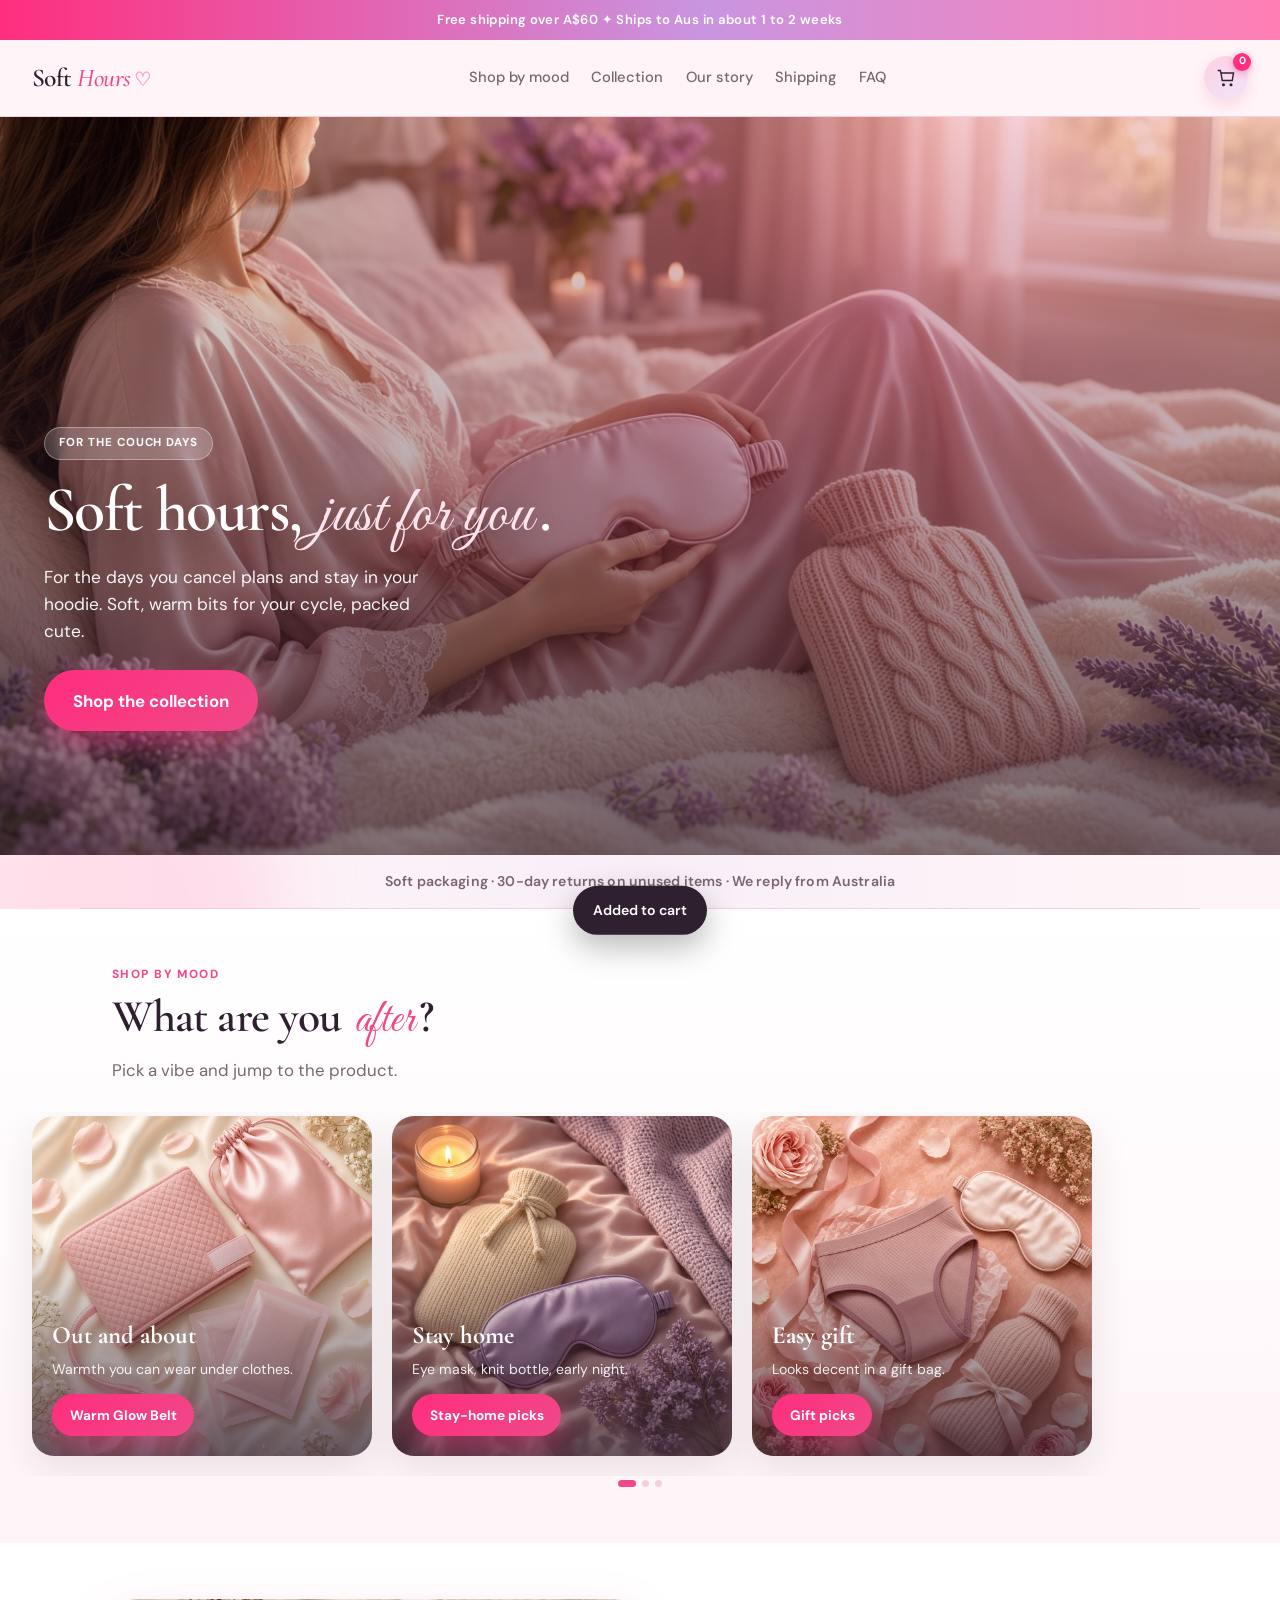
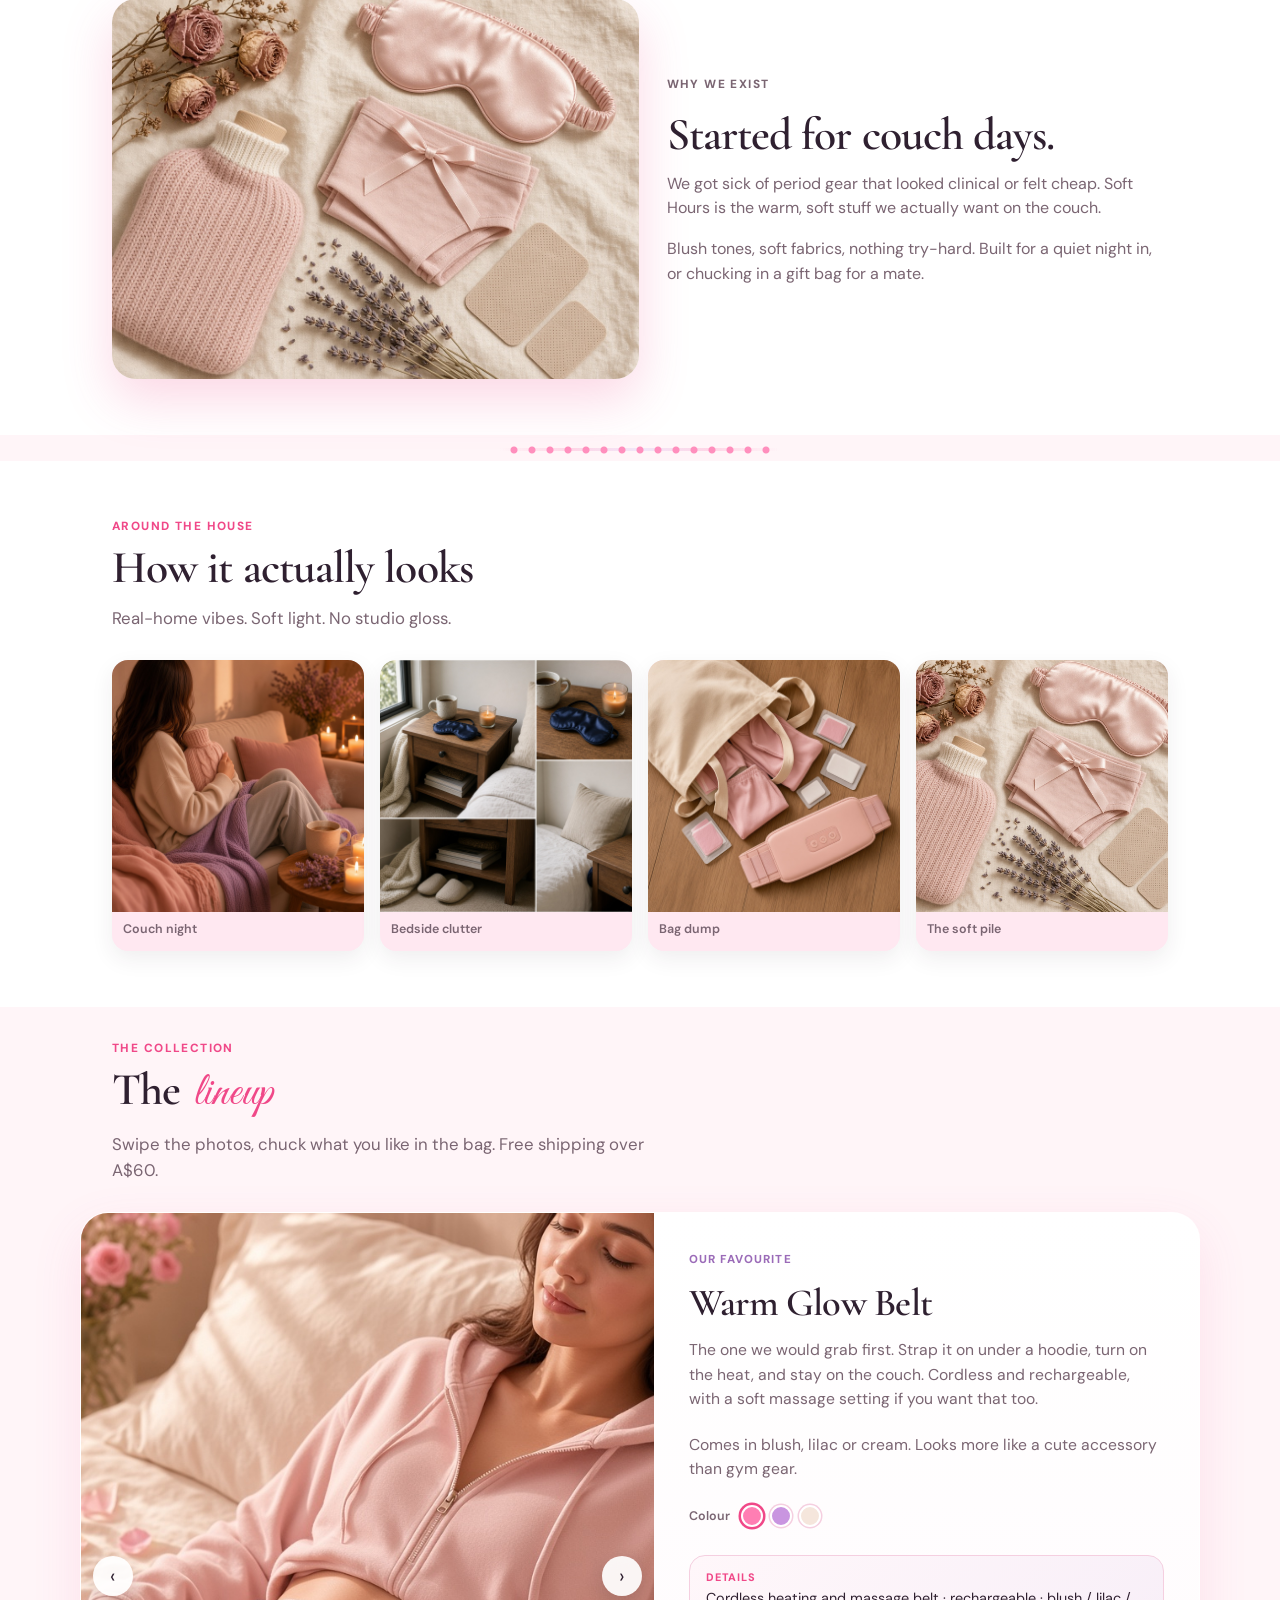
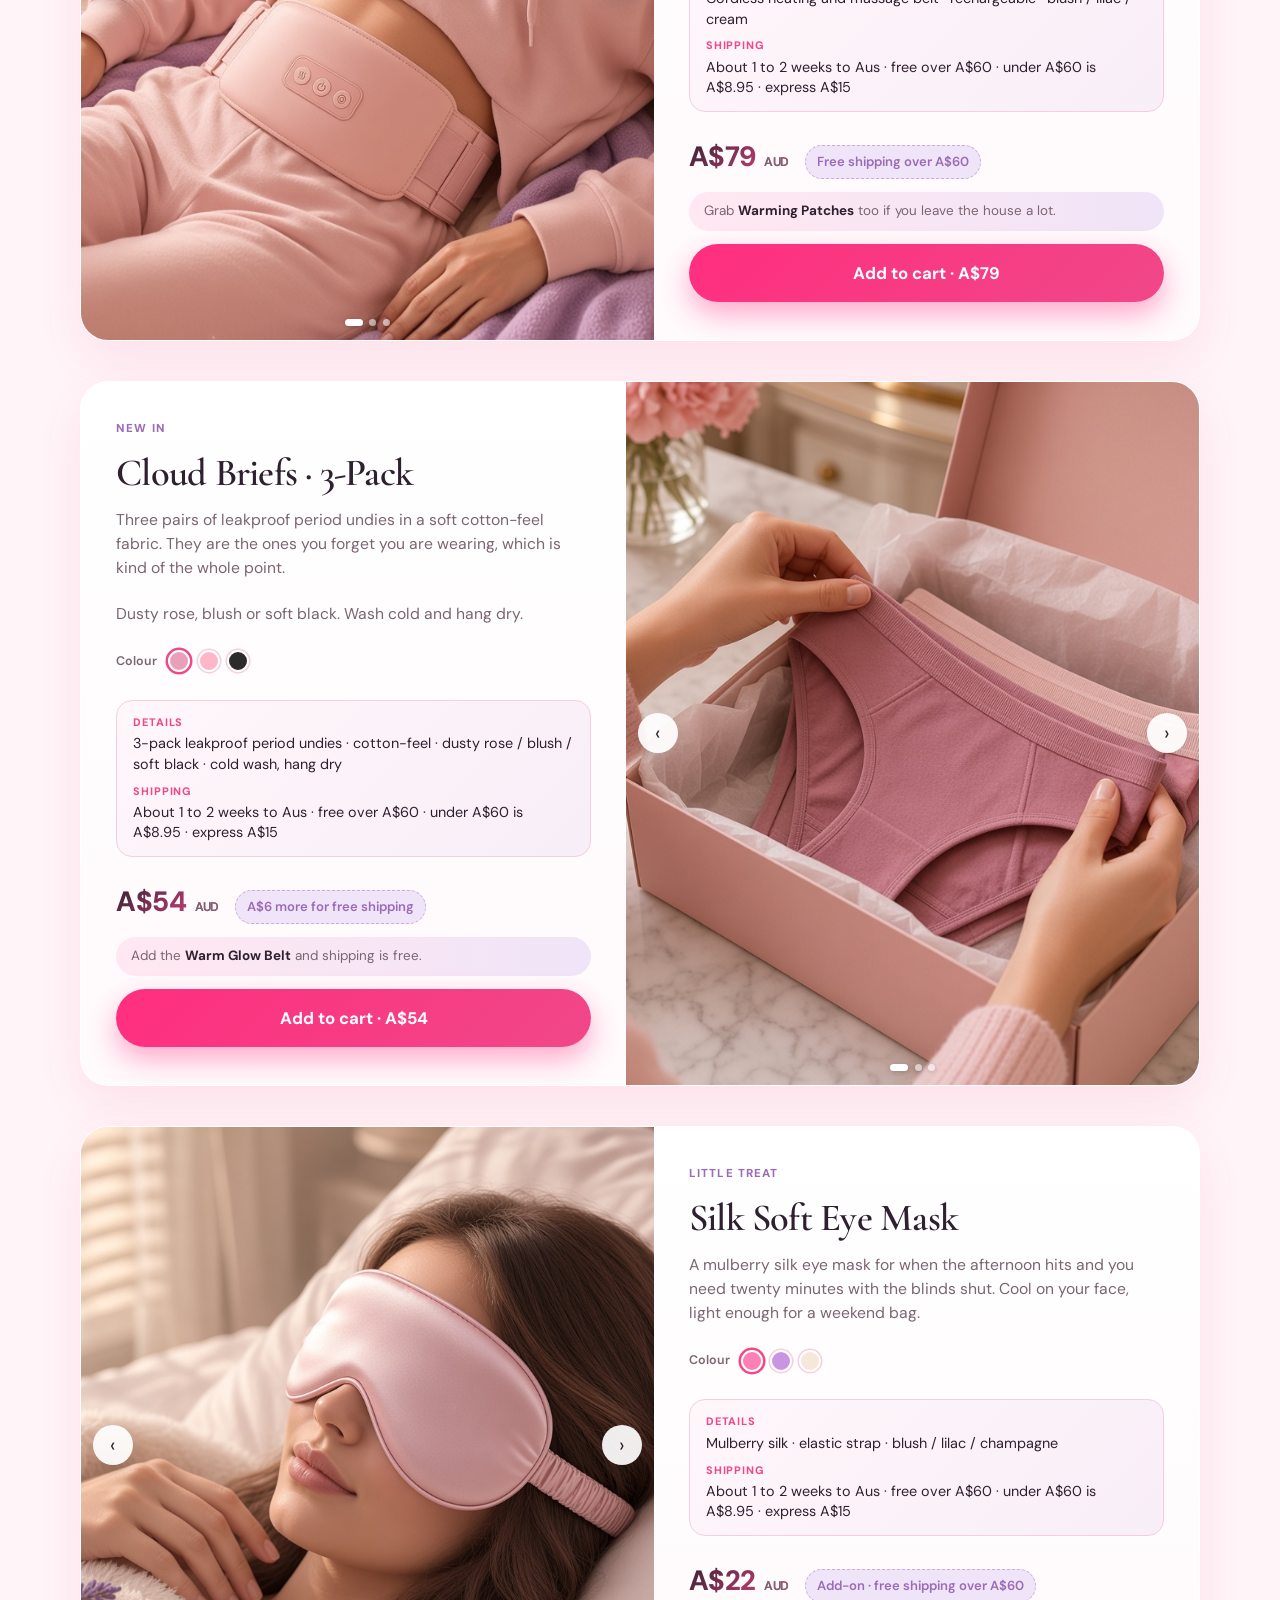
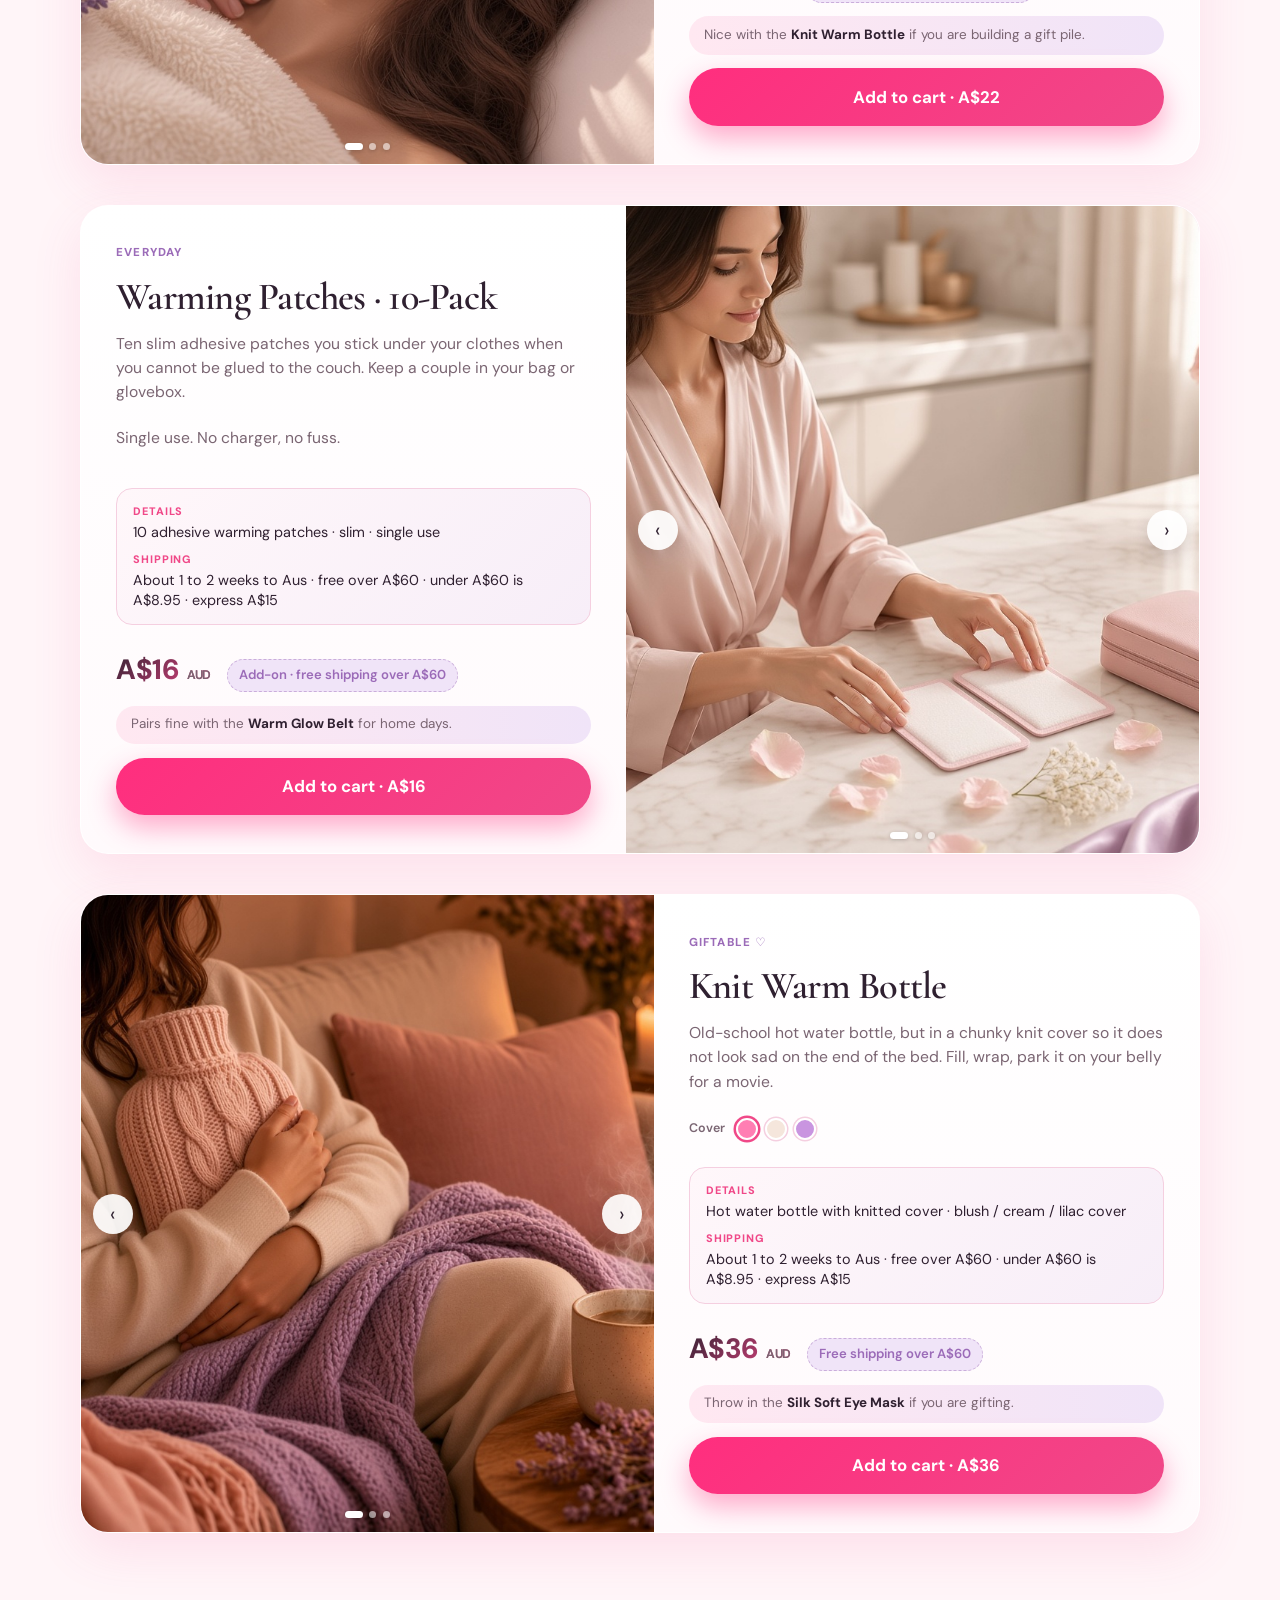
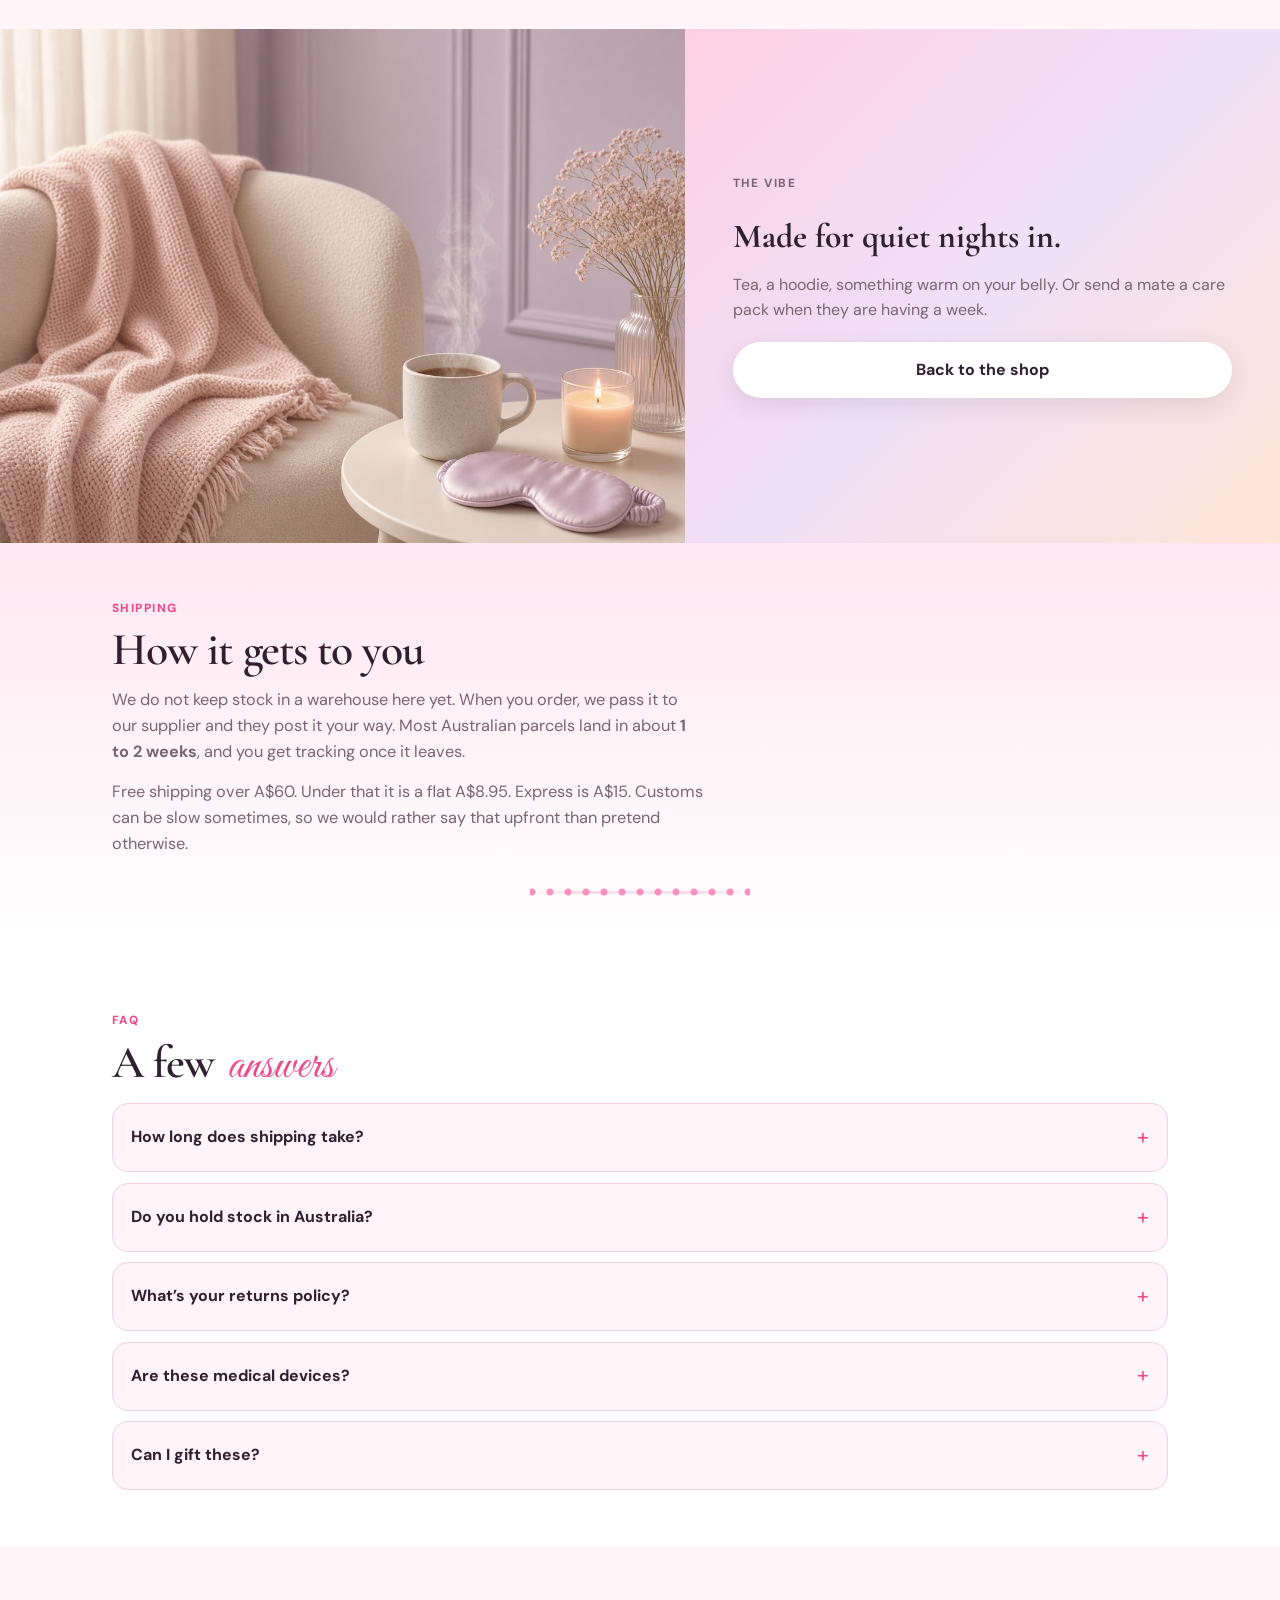
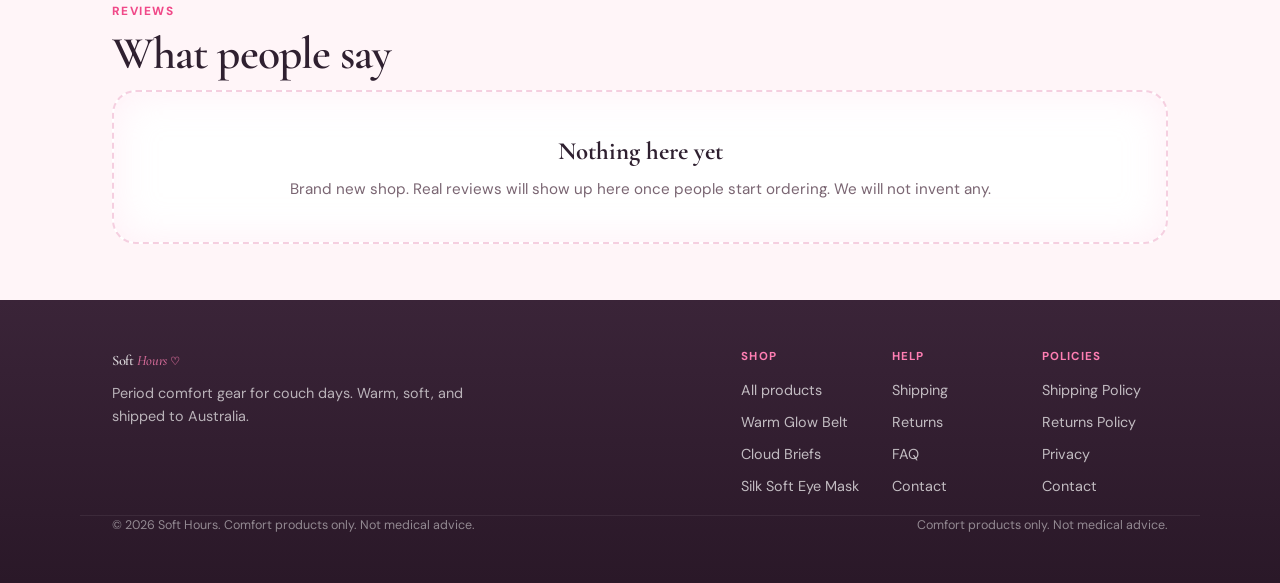
<file: index.html>
<!DOCTYPE html>
<html lang="en-AU">
<head>
  <meta charset="UTF-8" />
  <meta name="viewport" content="width=device-width, initial-scale=1, minimum-scale=1, viewport-fit=cover" />
  <title>Soft Hours | Period comfort for lazy days</title>
  <meta name="description" content="Soft Hours sells period comfort gear for women in Australia. Heating belts, period undies, eye masks and more." />
  <link rel="preconnect" href="https://fonts.googleapis.com" />
  <link rel="preconnect" href="https://fonts.gstatic.com" crossorigin />
  <link href="https://fonts.googleapis.com/css2?family=Cormorant+Garamond:ital,wght@0,500;0,600;1,500&family=DM+Sans:wght@400;500;600;700;800&family=Great+Vibes&display=swap" rel="stylesheet" />
  <link rel="stylesheet" href="styles.css" />
</head>
<body>
  <div class="announcement">
    <span>Free shipping over A$60 ✦ Ships to Aus in about 1 to 2 weeks</span>
  </div>

  <header class="nav">
    <a class="logo" href="#top">Soft <em>Hours</em></a>
    <nav class="nav-links" aria-label="Primary">
      <a href="#moods">Shop by mood</a>
      <a href="#shop">Collection</a>
      <a href="#about">Our story</a>
      <a href="#how">Shipping</a>
      <a href="#faq">FAQ</a>
    </nav>
    <div class="nav-actions">
      <a class="cart-btn" href="#cart" aria-label="Cart">
        <svg viewBox="0 0 24 24" aria-hidden="true"><path d="M6 6h15l-1.5 9h-12z"/><circle cx="9" cy="20" r="1"/><circle cx="18" cy="20" r="1"/><path d="M6 6L5 3H2"/></svg>
        <span class="cart-count" id="cart-count">0</span>
      </a>
      <button class="menu-btn" id="menu-btn" aria-label="Menu" type="button">
        <svg viewBox="0 0 24 24" aria-hidden="true"><path d="M4 7h16M4 12h16M4 17h16"/></svg>
      </button>
    </div>
  </header>

  <main id="top" class="has-blobs">
    <section class="hero">
      <img class="hero-img" src="assets/lifestyle/hero.jpg" alt="Cozy blush bedding with silk eye mask and knitted hot water bottle" />
      <div class="hero-overlay"></div>
      <div class="hero-content">
        <span class="hero-eyebrow">For the couch days</span>
        <h1>Soft hours, <span class="script">just for you</span>.</h1>
        <p>For the days you cancel plans and stay in your hoodie. Soft, warm bits for your cycle, packed cute.</p>
        <a class="btn btn-lg" href="#shop">Shop the collection</a>
      </div>
    </section>

    <div class="trust trust-cute">
      <p>Soft packaging · 30-day returns on unused items · We reply from Australia</p>
    </div>

    <!-- Shop by mood -->
    <section class="moods" id="moods">
      <div class="section-inner">
        <p class="section-label">Shop by mood</p>
        <h2 class="section-title">What are you <span class="script">after</span>?</h2>
        <p class="section-lede">Pick a vibe and jump to the product.</p>
      </div>
      <div class="mood-track" id="mood-track">
        <a class="mood-card" href="#product-belt">
          <img src="assets/moods/onthego.jpg" alt="On-the-go comfort flat lay" />
          <div class="mood-overlay">
            <h3>Out and about</h3>
            <p>Warmth you can wear under clothes.</p>
            <span class="btn">Warm Glow Belt</span>
          </div>
        </a>
        <a class="mood-card" href="#product-rest">
          <img src="assets/moods/rest.jpg" alt="Rest night-in mood flat lay" />
          <div class="mood-overlay">
            <h3>Stay home</h3>
            <p>Eye mask, knit bottle, early night.</p>
            <span class="btn">Stay-home picks</span>
          </div>
        </a>
        <a class="mood-card" href="#product-gift">
          <img src="assets/moods/gift.jpg" alt="Giftable care package flat lay" />
          <div class="mood-overlay">
            <h3>Easy gift</h3>
            <p>Looks decent in a gift bag.</p>
            <span class="btn">Gift picks</span>
          </div>
        </a>
      </div>
      <div class="mood-dots" aria-hidden="true"><span class="on"></span><span></span><span></span></div>
    </section>

    <section class="about" id="about">
      <div class="section-inner about-grid">
        <div class="about-card reveal">
          <img src="assets/lifestyle/flatlay.jpg" alt="Flat lay of Soft Hours comfort essentials" />
        </div>
        <div class="about-copy reveal">
          <p class="section-label">Why we exist</p>
          <h2 class="section-title">Started for couch days.</h2>
          <p>We got sick of period gear that looked clinical or felt cheap. Soft Hours is the warm, soft stuff we actually want on the couch.</p>
          <p>Blush tones, soft fabrics, nothing try-hard. Built for a quiet night in, or chucking in a gift bag for a mate.</p>
        </div>
      </div>
    </section>


    <div class="ribbon ribbon-wide" aria-hidden="true"></div>

    <section class="life-grid" id="photos">
      <div class="section-inner">
        <p class="section-label">Around the house</p>
        <h2 class="section-title">How it actually looks</h2>
        <p class="section-lede">Real-home vibes. Soft light. No studio gloss.</p>
        <div class="life-grid-photos">
          <figure><img src="assets/grid/couch.jpg" alt="Couch night with knit bottle" /><figcaption>Couch night</figcaption></figure>
          <figure><img src="assets/grid/bedside.jpg" alt="Bedside table with eye mask and tea" /><figcaption>Bedside clutter</figcaption></figure>
          <figure><img src="assets/grid/tote.jpg" alt="Tote bag with comfort gear spilled out" /><figcaption>Bag dump</figcaption></figure>
          <figure><img src="assets/grid/flatlay.jpg" alt="Soft Hours comfort flat lay" /><figcaption>The soft pile</figcaption></figure>
        </div>
      </div>
    </section>

    <!-- Featured products as hero blocks -->
    <section class="features" id="shop">
      <div class="section-inner">
        <p class="section-label">The collection</p>
        <h2 class="section-title">The <span class="script">lineup</span></h2>
        <p class="section-lede">Swipe the photos, chuck what you like in the bag. Free shipping over A$60.</p>
      </div>

      <!-- 1 Warm Glow Belt -->
      <article class="feature reveal" id="product-belt" data-product-id="warm-glow-belt" data-id="warm-glow-belt" data-name="Warm Glow Belt" data-price="79">
        <div class="feature-media">
          <span class="feature-badge">cozy pick</span>
          <div class="carousel" data-carousel>
            <button type="button" class="carousel-btn prev" aria-label="Previous image">‹</button>
            <button type="button" class="carousel-btn next" aria-label="Next image">›</button>
                        <div class="carousel-track">
              <div class="carousel-slide"><img src="assets/carousel/belt-life.jpg?v=ed4847c" alt="Warm Glow Belt in use" /></div>
              <div class="carousel-slide"><img src="assets/carousel/belt-product.jpg?v=ed4847c" alt="Warm Glow Belt close up" /></div>
              <div class="carousel-slide"><img src="assets/carousel/belt-casual.jpg?v=ed4847c" alt="Warm Glow Belt on the bed" /></div>
            </div>
            <div class="carousel-dots"></div>
          </div>
        </div>
        <div class="feature-body">
          <p class="feature-eyebrow">Our favourite</p>
          <h3>Warm Glow Belt</h3>
          <p class="product-copy">The one we would grab first. Strap it on under a hoodie, turn on the heat, and stay on the couch. Cordless and rechargeable, with a soft massage setting if you want that too.</p>
          <p class="product-copy">Comes in blush, lilac or cream. Looks more like a cute accessory than gym gear.</p>
          <div class="swatches" aria-label="Colour options">
            <span class="swatch-label">Colour</span>
            <button class="swatch active" style="background:#ff7eb3" title="Blush" type="button"></button>
            <button class="swatch" style="background:#c995e0" title="Lilac" type="button"></button>
            <button class="swatch" style="background:#f5e6dc" title="Cream" type="button"></button>
          </div>
          <dl class="specs">
            <div><dt>Details</dt><dd>Cordless heating and massage belt · rechargeable · blush / lilac / cream</dd></div>
            <div><dt>Shipping</dt><dd>About 1 to 2 weeks to Aus · free over A$60 · under A$60 is A$8.95 · express A$15</dd></div>
          </dl>
          <div class="price-row">
            <div class="price">A$79 <small>AUD</small></div>
            <span class="ship-nudge">Free shipping over A$60</span>
          </div>
          <p class="addon-line">Grab <strong>Warming Patches</strong> too if you leave the house a lot.</p>
          <button class="btn btn-block btn-lg add-to-cart" type="button" data-id="warm-glow-belt" data-name="Warm Glow Belt" data-price="79">Add to cart · A$79</button>
        </div>
      </article>

      <!-- 2 Cloud Briefs -->
      <article class="feature reverse reveal" id="product-gift" data-product-id="cloud-briefs" data-id="cloud-briefs" data-name="Cloud Briefs 3-Pack" data-price="54">
        <div class="feature-media">
          <span class="feature-badge lilac">new</span>
          <div class="carousel" data-carousel>
            <button type="button" class="carousel-btn prev" aria-label="Previous image">‹</button>
            <button type="button" class="carousel-btn next" aria-label="Next image">›</button>
                        <div class="carousel-track">
              <div class="carousel-slide"><img src="assets/carousel/undies-life.jpg?v=ed4847c" alt="Cloud Briefs gift unboxing" /></div>
              <div class="carousel-slide"><img src="assets/carousel/undies-product.jpg?v=ed4847c" alt="Cloud Briefs pack" /></div>
              <div class="carousel-slide"><img src="assets/carousel/undies-casual.jpg?v=ed4847c" alt="Cloud Briefs at home" /></div>
            </div>
            <div class="carousel-dots"></div>
          </div>
        </div>
        <div class="feature-body">
          <p class="feature-eyebrow">New in</p>
          <h3>Cloud Briefs · 3-Pack</h3>
          <p class="product-copy">Three pairs of leakproof period undies in a soft cotton-feel fabric. They are the ones you forget you are wearing, which is kind of the whole point.</p>
          <p class="product-copy">Dusty rose, blush or soft black. Wash cold and hang dry.</p>
          <div class="swatches" aria-label="Colour options">
            <span class="swatch-label">Colour</span>
            <button class="swatch active" style="background:#e8a0b8" title="Dusty rose" type="button"></button>
            <button class="swatch" style="background:#ffb6c9" title="Blush" type="button"></button>
            <button class="swatch" style="background:#2b2b2b" title="Soft black" type="button"></button>
          </div>
          <dl class="specs">
            <div><dt>Details</dt><dd>3-pack leakproof period undies · cotton-feel · dusty rose / blush / soft black · cold wash, hang dry</dd></div>
            <div><dt>Shipping</dt><dd>About 1 to 2 weeks to Aus · free over A$60 · under A$60 is A$8.95 · express A$15</dd></div>
          </dl>
          <div class="price-row">
            <div class="price">A$54 <small>AUD</small></div>
            <span class="ship-nudge">A$6 more for free shipping</span>
          </div>
          <p class="addon-line">Add the <strong>Warm Glow Belt</strong> and shipping is free.</p>
          <button class="btn btn-block btn-lg add-to-cart" type="button" data-id="cloud-briefs" data-name="Cloud Briefs 3-Pack" data-price="54">Add to cart · A$54</button>
        </div>
      </article>

      <!-- 3 Eye mask -->
      <article class="feature reveal" id="product-rest" data-product-id="silk-eye-mask" data-id="silk-eye-mask" data-name="Silk Soft Eye Mask" data-price="22">
        <div class="feature-media">
          <span class="feature-badge">little treat</span>
          <div class="carousel" data-carousel>
            <button type="button" class="carousel-btn prev" aria-label="Previous image">‹</button>
            <button type="button" class="carousel-btn next" aria-label="Next image">›</button>
                        <div class="carousel-track">
              <div class="carousel-slide"><img src="assets/carousel/mask-life.jpg?v=ed4847c" alt="Silk Soft Eye Mask in use" /></div>
              <div class="carousel-slide"><img src="assets/carousel/mask-product.jpg?v=ed4847c" alt="Silk Soft Eye Mask close up" /></div>
              <div class="carousel-slide"><img src="assets/carousel/mask-casual.jpg?v=ed4847c" alt="Silk Soft Eye Mask on a pillow" /></div>
            </div>
            <div class="carousel-dots"></div>
          </div>
        </div>
        <div class="feature-body">
          <p class="feature-eyebrow">Little treat</p>
          <h3>Silk Soft Eye Mask</h3>
          <p class="product-copy">A mulberry silk eye mask for when the afternoon hits and you need twenty minutes with the blinds shut. Cool on your face, light enough for a weekend bag.</p>
          <div class="swatches" aria-label="Colour options">
            <span class="swatch-label">Colour</span>
            <button class="swatch active" style="background:#ff7eb3" title="Blush" type="button"></button>
            <button class="swatch" style="background:#c995e0" title="Lilac" type="button"></button>
            <button class="swatch" style="background:#f7e7d8" title="Champagne" type="button"></button>
          </div>
          <dl class="specs">
            <div><dt>Details</dt><dd>Mulberry silk · elastic strap · blush / lilac / champagne</dd></div>
            <div><dt>Shipping</dt><dd>About 1 to 2 weeks to Aus · free over A$60 · under A$60 is A$8.95 · express A$15</dd></div>
          </dl>
          <div class="price-row">
            <div class="price">A$22 <small>AUD</small></div>
            <span class="ship-nudge">Add-on · free shipping over A$60</span>
          </div>
          <p class="addon-line">Nice with the <strong>Knit Warm Bottle</strong> if you are building a gift pile.</p>
          <button class="btn btn-block btn-lg add-to-cart" type="button" data-id="silk-eye-mask" data-name="Silk Soft Eye Mask" data-price="22">Add to cart · A$22</button>
        </div>
      </article>

      <!-- 4 Patches -->
      <article class="feature reverse reveal" id="product-patches" data-product-id="warming-patches" data-id="warming-patches" data-name="Warming Patches 10-Pack" data-price="16">
        <div class="feature-media">
          <span class="feature-badge lilac">everyday</span>
          <div class="carousel" data-carousel>
            <button type="button" class="carousel-btn prev" aria-label="Previous image">‹</button>
            <button type="button" class="carousel-btn next" aria-label="Next image">›</button>
                        <div class="carousel-track">
              <div class="carousel-slide"><img src="assets/carousel/patches-life.jpg?v=ed4847c" alt="Warming Patches at home" /></div>
              <div class="carousel-slide"><img src="assets/carousel/patches-product.jpg?v=ed4847c" alt="Warming Patches pack" /></div>
              <div class="carousel-slide"><img src="assets/carousel/patches-casual.jpg?v=ed4847c" alt="Warming Patches on the bench" /></div>
            </div>
            <div class="carousel-dots"></div>
          </div>
        </div>
        <div class="feature-body">
          <p class="feature-eyebrow">everyday</p>
          <h3>Warming Patches · 10-Pack</h3>
          <p class="product-copy">Ten slim adhesive patches you stick under your clothes when you cannot be glued to the couch. Keep a couple in your bag or glovebox.</p>
          <p class="product-copy">Single use. No charger, no fuss.</p>
          <dl class="specs">
            <div><dt>Details</dt><dd>10 adhesive warming patches · slim · single use</dd></div>
            <div><dt>Shipping</dt><dd>About 1 to 2 weeks to Aus · free over A$60 · under A$60 is A$8.95 · express A$15</dd></div>
          </dl>
          <div class="price-row">
            <div class="price">A$16 <small>AUD</small></div>
            <span class="ship-nudge">Add-on · free shipping over A$60</span>
          </div>
          <p class="addon-line">Pairs fine with the <strong>Warm Glow Belt</strong> for home days.</p>
          <button class="btn btn-block btn-lg add-to-cart" type="button" data-id="warming-patches" data-name="Warming Patches 10-Pack" data-price="16">Add to cart · A$16</button>
        </div>
      </article>

      <!-- 5 Bottle -->
      <article class="feature reveal" id="product-bottle" data-product-id="knit-warm-bottle" data-id="knit-warm-bottle" data-name="Knit Warm Bottle" data-price="36">
        <div class="feature-media">
          <span class="feature-badge">giftable ♡</span>
          <div class="carousel" data-carousel>
            <button type="button" class="carousel-btn prev" aria-label="Previous image">‹</button>
            <button type="button" class="carousel-btn next" aria-label="Next image">›</button>
                        <div class="carousel-track">
              <div class="carousel-slide"><img src="assets/carousel/bottle-life.jpg?v=ed4847c" alt="Knit Warm Bottle on the couch" /></div>
              <div class="carousel-slide"><img src="assets/carousel/bottle-product.jpg?v=ed4847c" alt="Knit Warm Bottle close up" /></div>
              <div class="carousel-slide"><img src="assets/carousel/bottle-casual.jpg?v=ed4847c" alt="Knit Warm Bottle at home" /></div>
            </div>
            <div class="carousel-dots"></div>
          </div>
        </div>
        <div class="feature-body">
          <p class="feature-eyebrow">giftable ♡</p>
          <h3>Knit Warm Bottle</h3>
          <p class="product-copy">Old-school hot water bottle, but in a chunky knit cover so it does not look sad on the end of the bed. Fill, wrap, park it on your belly for a movie.</p>
          <div class="swatches" aria-label="Colour options">
            <span class="swatch-label">Cover</span>
            <button class="swatch active" style="background:#ff7eb3" title="Blush" type="button"></button>
            <button class="swatch" style="background:#f5e6dc" title="Cream" type="button"></button>
            <button class="swatch" style="background:#c995e0" title="Lilac" type="button"></button>
          </div>
          <dl class="specs">
            <div><dt>Details</dt><dd>Hot water bottle with knitted cover · blush / cream / lilac cover</dd></div>
            <div><dt>Shipping</dt><dd>About 1 to 2 weeks to Aus · free over A$60 · under A$60 is A$8.95 · express A$15</dd></div>
          </dl>
          <div class="price-row">
            <div class="price">A$36 <small>AUD</small></div>
            <span class="ship-nudge">Free shipping over A$60</span>
          </div>
          <p class="addon-line">Throw in the <strong>Silk Soft Eye Mask</strong> if you are gifting.</p>
          <button class="btn btn-block btn-lg add-to-cart" type="button" data-id="knit-warm-bottle" data-name="Knit Warm Bottle" data-price="36">Add to cart · A$36</button>
        </div>
      </article>
    </section>

    <section class="mood-band">
      <div class="mood-band-grid">
        <img src="assets/lifestyle/cozy-corner.jpg" alt="Cozy corner with blush knit throw" />
        <div class="mood-caption">
          <p class="section-label">The vibe</p>
          <h2>Made for quiet nights in.</h2>
          <p>Tea, a hoodie, something warm on your belly. Or send a mate a care pack when they are having a week.</p>
          <a class="btn btn-secondary" href="#shop">Back to the shop</a>
        </div>
      </div>
    </section>

    <section class="how" id="how">
      <div class="section-inner">
        <p class="section-label">Shipping</p>
        <h2 class="section-title">How it gets to you</h2>
        <div class="how-prose">
          <p>We do not keep stock in a warehouse here yet. When you order, we pass it to our supplier and they post it your way. Most Australian parcels land in about <strong>1 to 2 weeks</strong>, and you get tracking once it leaves.</p>
          <p>Free shipping over A$60. Under that it is a flat A$8.95. Express is A$15. Customs can be slow sometimes, so we would rather say that upfront than pretend otherwise.</p>
        </div>
        <div class="ribbon" aria-hidden="true"></div>
      </div>
    </section>

    <section class="faq" id="faq">
      <div class="section-inner">
        <p class="section-label">FAQ</p>
        <h2 class="section-title">A few <span class="script">answers</span></h2>
        <div class="faq-list">
          <details class="faq-item">
            <summary>How long does shipping take?</summary>
            <p>Most Aus orders land in 1 to 2 weeks. You get tracking once it leaves the warehouse.</p>
          </details>
          <details class="faq-item">
            <summary>Do you hold stock in Australia?</summary>
            <p>Not yet. Dropshipping for now, so we only buy what you have already paid for.</p>
          </details>
          <details class="faq-item">
            <summary>What’s your returns policy?</summary>
            <p>Unused items in original nick can come back within 30 days. Hit Contact and we will sort it.</p>
          </details>
          <details class="faq-item">
            <summary>Are these medical devices?</summary>
            <p>No. These are comfort products only. Not medicines or medical devices.</p>
          </details>
          <details class="faq-item">
            <summary>Can I gift these?</summary>
            <p>Yep. Eye mask, knit bottle and briefs all work as gifts.</p>
          </details>
        </div>
      </div>
    </section>

    <section class="reviews" id="reviews">
      <div class="section-inner">
        <p class="section-label">Reviews</p>
        <h2 class="section-title">What people say</h2>
        <div class="reviews-box">
          <h3>Nothing here yet</h3>
          <p>Brand new shop. Real reviews will show up here once people start ordering. We will not invent any.</p>
        </div>
      </div>
    </section>
  </main>

  <footer class="footer" id="footer">
    <div class="footer-inner">
      <div>
        <a class="logo" href="#top">Soft <em>Hours</em></a>
        <p>Period comfort gear for couch days. Warm, soft, and shipped to Australia.</p>
      </div>
      <div class="footer-cols">
        <div>
          <h4>Shop</h4>
          <ul>
            <li><a href="#shop">All products</a></li>
            <li><a href="#product-belt">Warm Glow Belt</a></li>
            <li><a href="#product-gift">Cloud Briefs</a></li>
            <li><a href="#product-rest">Silk Soft Eye Mask</a></li>
          </ul>
        </div>
        <div>
          <h4>Help</h4>
          <ul>
            <li><a href="#how">Shipping</a></li>
            <li><a href="#faq">Returns</a></li>
            <li><a href="#faq">FAQ</a></li>
            <li><a href="mailto:zeke.latini@gmail.com">Contact</a></li>
          </ul>
        </div>
        <div>
          <h4>Policies</h4>
          <ul>
            <li><a href="#how">Shipping Policy</a></li>
            <li><a href="#faq">Returns Policy</a></li>
            <li><a href="#faq">Privacy</a></li>
            <li><a href="mailto:zeke.latini@gmail.com">Contact</a></li>
          </ul>
        </div>
      </div>
    </div>
    <div class="footer-inner footer-bottom">
      <span>© 2026 Soft Hours. Comfort products only. Not medical advice.</span>
      <span>Comfort products only. Not medical advice.</span>
    </div>
  </footer>

  <div class="sticky-atc" id="sticky-atc" aria-hidden="true">
    <div class="sticky-info">
      <div class="sticky-name" id="sticky-name">Warm Glow Belt</div>
      <div class="sticky-price" id="sticky-price">A$79</div>
    </div>
    <button class="btn add-to-cart" type="button" id="sticky-btn" data-id="warm-glow-belt" data-name="Warm Glow Belt" data-price="79">Add to cart</button>
  </div>

  <div class="toast" id="toast" role="status" aria-live="polite">Added to cart</div>

  <script src="cart.js"></script>
  <script src="cart-ui.js"></script>
  <script>
    (function () {
      document.querySelectorAll('.swatch').forEach(function (s) {
        s.addEventListener('click', function () {
          const group = s.parentElement;
          group.querySelectorAll('.swatch').forEach(function (x) { x.classList.remove('active'); });
          s.classList.add('active');
        });
      });

      const menuBtn = document.getElementById('menu-btn');
      if (menuBtn) {
        menuBtn.addEventListener('click', function () {
          const links = document.querySelector('.nav-links');
          if (!links) return;
          const open = links.style.display === 'flex';
          if (open) { links.style.display = 'none'; return; }
          links.style.display = 'flex';
          links.style.flexDirection = 'column';
          links.style.position = 'absolute';
          links.style.top = '100%';
          links.style.right = '1rem';
          links.style.background = '#fff';
          links.style.padding = '1rem 1.25rem';
          links.style.borderRadius = '14px';
          links.style.boxShadow = '0 12px 30px rgba(47,32,48,0.12)';
          links.style.border = '1px solid #f5cfe0';
          links.style.zIndex = '90';
        });
      }

      const reveals = document.querySelectorAll('.reveal');
      const io = new IntersectionObserver(function (entries) {
        entries.forEach(function (e) {
          if (e.isIntersecting) e.target.classList.add('in');
        });
      }, { threshold: 0.12, rootMargin: '0px 0px -40px 0px' });
      reveals.forEach(function (el) { io.observe(el); });

      const sticky = document.getElementById('sticky-atc');
      const stickyName = document.getElementById('sticky-name');
      const stickyPrice = document.getElementById('sticky-price');
      const stickyBtn = document.getElementById('sticky-btn');
      const features = document.querySelectorAll('.feature');
      if (sticky && stickyBtn) {
        const fio = new IntersectionObserver(function (entries) {
          entries.forEach(function (e) {
            if (!e.isIntersecting) return;
            const name = e.target.getAttribute('data-name');
            const price = e.target.getAttribute('data-price');
            const id = e.target.getAttribute('data-product-id');
            stickyName.textContent = name;
            stickyPrice.textContent = 'A$' + price;
            stickyBtn.setAttribute('data-name', name);
            stickyBtn.setAttribute('data-price', price);
            if (id) stickyBtn.setAttribute('data-id', id);
            stickyBtn.textContent = 'Add to cart';
            sticky.classList.add('show');
            sticky.setAttribute('aria-hidden', 'false');
          });
        }, { threshold: 0.45 });
        features.forEach(function (f) { fio.observe(f); });

        const hideStickyIO = new IntersectionObserver(function (entries) {
          entries.forEach(function (e) {
            if (e.isIntersecting) {
              sticky.classList.remove('show');
              sticky.setAttribute('aria-hidden', 'true');
            }
          });
        }, { threshold: 0.2 });
        const hero = document.querySelector('.hero');
        const footer = document.querySelector('.footer');
        if (hero) hideStickyIO.observe(hero);
        if (footer) hideStickyIO.observe(footer);
      }

      const track = document.getElementById('mood-track');
      const dots = document.querySelectorAll('.mood-dots span');
      if (track && dots.length) {
        track.addEventListener('scroll', function () {
          const i = Math.round(track.scrollLeft / (track.scrollWidth / 3));
          dots.forEach(function (d, idx) { d.classList.toggle('on', idx === i); });
        });
      }
    })();
  </script>
</body>
</html>
</file>
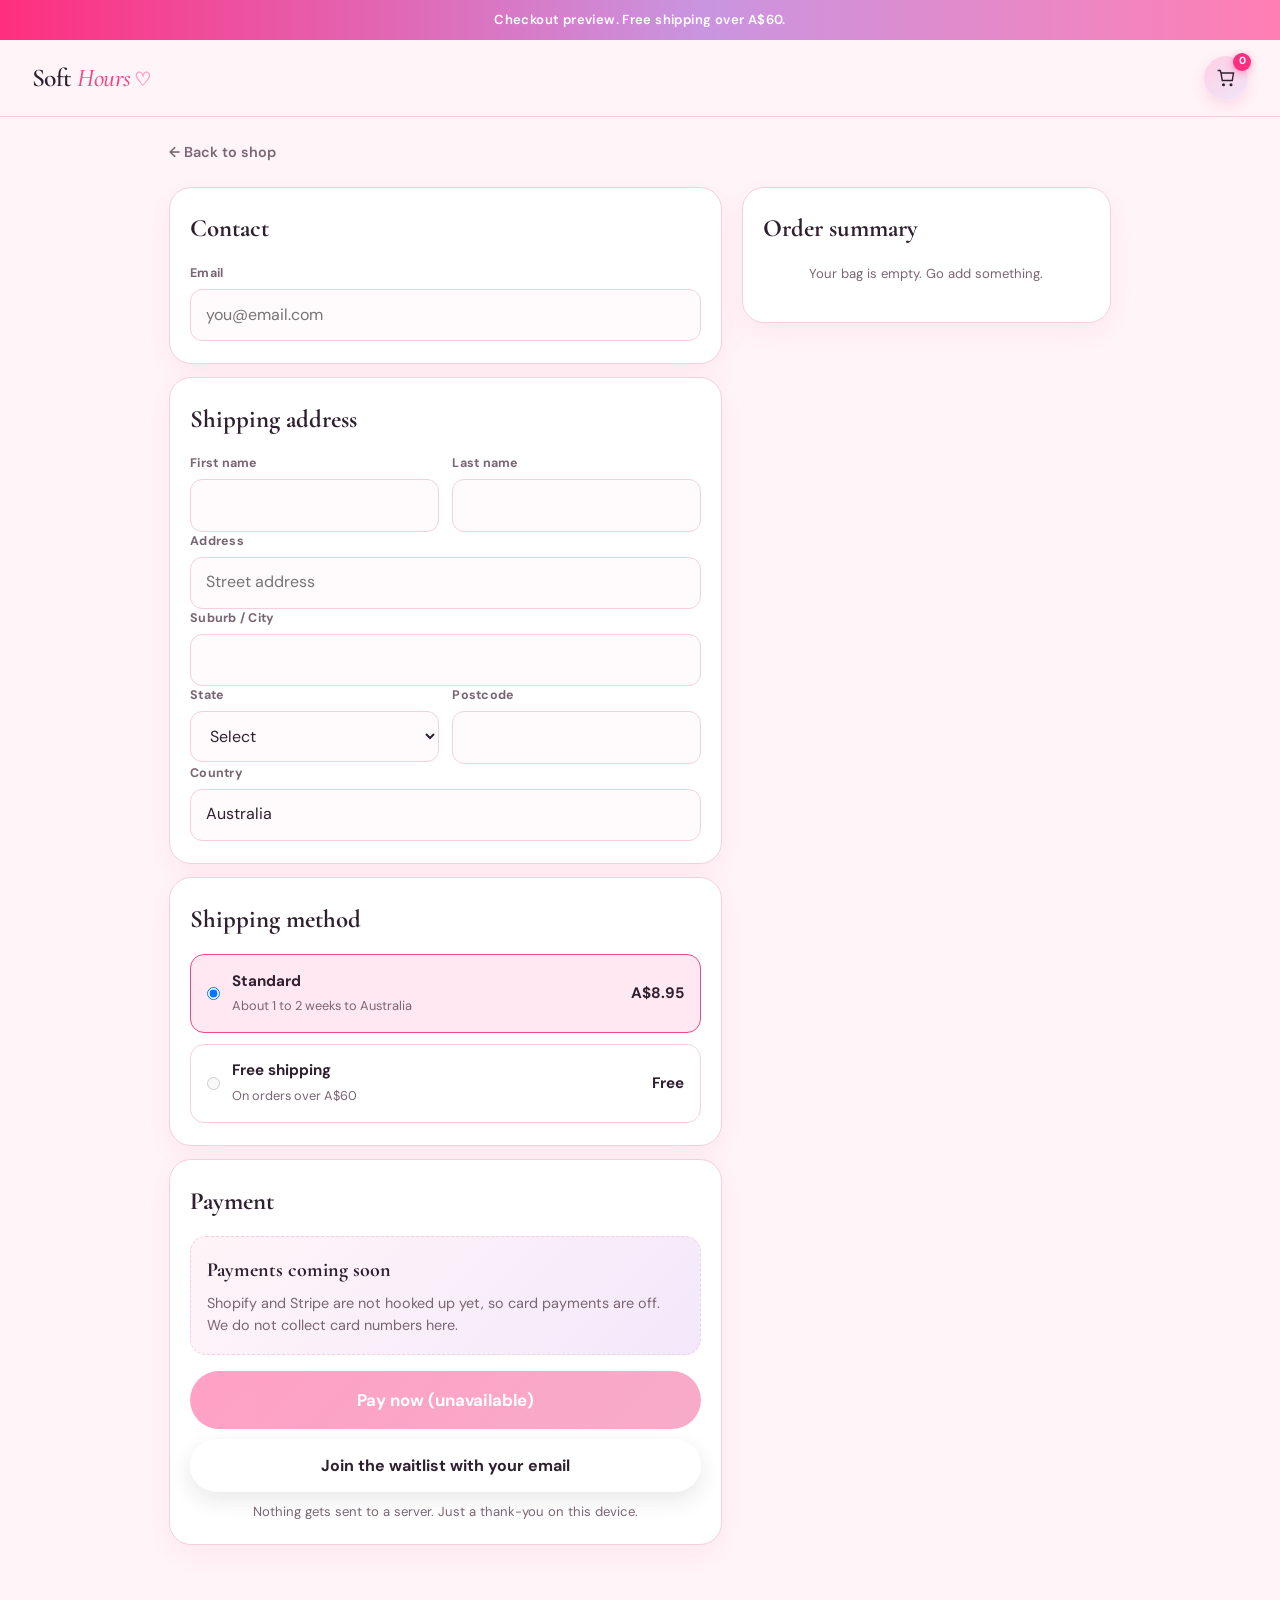
<file: checkout.html>
<!DOCTYPE html>
<html lang="en-AU">
<head>
  <meta charset="UTF-8" />
  <meta name="viewport" content="width=device-width, initial-scale=1, minimum-scale=1, viewport-fit=cover" />
  <title>Checkout | Soft Hours</title>
  <meta name="description" content="Soft Hours checkout preview. Payments coming soon." />
  <link rel="preconnect" href="https://fonts.googleapis.com" />
  <link rel="preconnect" href="https://fonts.gstatic.com" crossorigin />
  <link href="https://fonts.googleapis.com/css2?family=Cormorant+Garamond:ital,wght@0,500;0,600;1,500&family=DM+Sans:wght@400;500;600;700;800&display=swap" rel="stylesheet" />
  <link rel="stylesheet" href="styles.css" />
</head>
<body class="checkout-page">
  <div class="announcement"><span>Checkout preview. Free shipping over A$60.</span></div>
  <header class="nav">
    <a class="logo" href="index.html">Soft <em>Hours</em></a>
    <div class="nav-actions">
      <a class="cart-btn" href="#" data-open-cart aria-label="Cart">
        <svg viewBox="0 0 24 24" aria-hidden="true"><path d="M6 6h15l-1.5 9h-12z"/><circle cx="9" cy="20" r="1"/><circle cx="18" cy="20" r="1"/><path d="M6 6L5 3H2"/></svg>
        <span class="cart-count" id="cart-count">0</span>
      </a>
    </div>
  </header>

  <div class="checkout-wrap">
    <a class="checkout-back" href="index.html">← Back to shop</a>

    <div id="checkout-main">
      <div class="checkout-grid">
        <div>
          <form id="checkout-form" class="form-grid" novalidate>
            <section class="checkout-card">
              <h2>Contact</h2>
              <div class="form-field">
                <label for="email">Email</label>
                <input id="email" name="email" type="email" autocomplete="email" required placeholder="you@email.com" />
              </div>
            </section>

            <section class="checkout-card">
              <h2>Shipping address</h2>
              <div class="form-row two">
                <div class="form-field">
                  <label for="first">First name</label>
                  <input id="first" name="first" required autocomplete="given-name" />
                </div>
                <div class="form-field">
                  <label for="last">Last name</label>
                  <input id="last" name="last" required autocomplete="family-name" />
                </div>
              </div>
              <div class="form-field">
                <label for="address">Address</label>
                <input id="address" name="address" required autocomplete="street-address" placeholder="Street address" />
              </div>
              <div class="form-field">
                <label for="suburb">Suburb / City</label>
                <input id="suburb" name="suburb" required autocomplete="address-level2" />
              </div>
              <div class="form-row two">
                <div class="form-field">
                  <label for="state">State</label>
                  <select id="state" name="state" required>
                    <option value="">Select</option>
                    <option>NSW</option><option>VIC</option><option>QLD</option><option>WA</option>
                    <option>SA</option><option>TAS</option><option>ACT</option><option>NT</option>
                  </select>
                </div>
                <div class="form-field">
                  <label for="postcode">Postcode</label>
                  <input id="postcode" name="postcode" required autocomplete="postal-code" inputmode="numeric" pattern="[0-9]{4}" />
                </div>
              </div>
              <div class="form-field">
                <label for="country">Country</label>
                <input id="country" name="country" value="Australia" readonly />
              </div>
            </section>

            <section class="checkout-card">
              <h2>Shipping method</h2>
              <div class="ship-options">
                <label class="ship-option">
                  <input type="radio" name="shipmethod" value="standard" checked />
                  <div>
                    <strong>Standard</strong>
                    <span>About 1 to 2 weeks to Australia</span>
                  </div>
                  <strong id="ship-price-label">A$8.95</strong>
                </label>
                <label class="ship-option">
                  <input type="radio" name="shipmethod" value="free" id="ship-free" disabled />
                  <div>
                    <strong>Free shipping</strong>
                    <span>On orders over A$60</span>
                  </div>
                  <strong>Free</strong>
                </label>
              </div>
            </section>

            <section class="checkout-card">
              <h2>Payment</h2>
              <div class="pay-notice">
                <h3>Payments coming soon</h3>
                <p>Shopify and Stripe are not hooked up yet, so card payments are off. We do not collect card numbers here.</p>
              </div>
              <div class="pay-actions">
                <button type="button" class="btn btn-block btn-lg btn-disabled" id="pay-btn" disabled>Pay now (unavailable)</button>
                <button type="submit" class="btn btn-block btn-secondary" id="waitlist-btn">Join the waitlist with your email</button>
                <p class="waitlist-note">Nothing gets sent to a server. Just a thank-you on this device.</p>
              </div>
            </section>
          </form>
        </div>

        <aside class="checkout-card checkout-summary" id="order-summary">
          <h2>Order summary</h2>
          <div class="summary-lines" id="summary-lines"></div>
          <div class="summary-totals" id="summary-totals"></div>
        </aside>
      </div>
    </div>

    <div id="confirm-view" class="checkout-card confirm-view" hidden>
      <div class="check" aria-hidden="true">✓</div>
      <h2>You are on the list</h2>
      <p id="confirm-msg">Thanks. We will be ready when payments go live. Nothing was charged and nothing was sent anywhere.</p>
      <a class="btn" href="index.html">Back to shopping</a>
      <button type="button" class="cart-continue" id="clear-after" style="margin-top:1rem">Clear bag and start fresh</button>
    </div>
  </div>

  <script src="cart.js"></script>
  <script src="cart-ui.js"></script>
  <script>
    (function () {
      const Cart = window.SoftHoursCart;
      const linesEl = document.getElementById('summary-lines');
      const totalsEl = document.getElementById('summary-totals');
      const shipPrice = document.getElementById('ship-price-label');
      const shipFree = document.getElementById('ship-free');
      const form = document.getElementById('checkout-form');
      const main = document.getElementById('checkout-main');
      const confirmView = document.getElementById('confirm-view');
      const confirmMsg = document.getElementById('confirm-msg');

      function renderSummary() {
        const items = Cart.getItems();
        const sub = Cart.subtotal(items);
        const ship = Cart.shippingFor(sub);
        const tot = sub + ship;

        if (!items.length) {
          linesEl.innerHTML = '<p class="waitlist-note">Your bag is empty. <a href="index.html">Go add something</a>.</p>';
          totalsEl.innerHTML = '';
          shipPrice.textContent = Cart.moneyFixed(Cart.FLAT_SHIP);
          shipFree.disabled = true;
          return;
        }

        linesEl.innerHTML = items.map(function (i) {
          const colour = (i.colour && i.colour !== 'Default') ? (' · ' + i.colour) : '';
          return '<div class="summary-line"><img src="' + i.image + '" alt=""><div><strong>' + i.name + '</strong><span>Qty ' + i.qty + colour + '</span></div><strong>' + Cart.moneyFixed(i.price * i.qty) + '</strong></div>';
        }).join('');

        totalsEl.innerHTML = [
          '<div class="muted"><span>Subtotal</span><span>' + Cart.moneyFixed(sub) + '</span></div>',
          '<div class="muted"><span>Shipping</span><span>' + (ship === 0 ? 'Free' : Cart.moneyFixed(ship)) + '</span></div>',
          '<div class="grand"><span>Total</span><span>' + Cart.moneyFixed(tot) + '</span></div>'
        ].join('');

        if (ship === 0) {
          shipPrice.textContent = 'Free';
          shipFree.disabled = false;
          shipFree.checked = true;
        } else {
          shipPrice.textContent = Cart.moneyFixed(Cart.FLAT_SHIP);
          shipFree.disabled = true;
          document.querySelector('input[name="shipmethod"][value="standard"]').checked = true;
        }
      }

      form.addEventListener('submit', function (e) {
        e.preventDefault();
        if (!Cart.getItems().length) {
          alert('Your bag is empty.');
          return;
        }
        if (!form.reportValidity()) return;
        const email = document.getElementById('email').value.trim();
        // Local thank-you only
        main.hidden = true;
        confirmView.hidden = false;
        confirmMsg.textContent = 'Thanks' + (email ? ', ' + email : '') + '. You are on the Soft Hours waitlist preview. Nothing was charged and nothing was sent anywhere.';
      });

      document.getElementById('clear-after').addEventListener('click', function () {
        Cart.clear();
        location.href = 'index.html';
      });

      renderSummary();
      window.addEventListener('softhours:cart', renderSummary);
    })();
  </script>
</body>
</html>
</file>
<file: styles.css>
/* Soft Hours v2 — hero product features, mood spotlight, depth */
:root {
  --blush: #ff7eb3;
  --blush-deep: #f04888;
  --blush-hot: #ff2e7e;
  --blush-soft: #ffd0e4;
  --lilac: #c995e0;
  --lilac-deep: #9b6bb8;
  --lilac-soft: #f0e4f8;
  --cream: #fff5f8;
  --cream-deep: #ffe8f1;
  --peach: #ffc8b0;
  --ink: #2f2030;
  --muted: #7a6572;
  --white: #ffffff;
  --border: #f5cfe0;
  --glow: 0 20px 50px rgba(240, 72, 136, 0.22);
  --shadow: 0 14px 40px rgba(47, 32, 48, 0.1);
  --radius: 24px;
  --serif: "Cormorant Garamond", "Times New Roman", serif;
  --sans: "DM Sans", system-ui, -apple-system, sans-serif;
}

*, *::before, *::after { box-sizing: border-box; margin: 0; padding: 0; }
html { scroll-behavior: smooth; }
body {
  font-family: var(--sans);
  color: var(--ink);
  background: var(--cream);
  line-height: 1.55;
  -webkit-font-smoothing: antialiased;
  overflow-x: hidden;
}
img { max-width: 100%; display: block; }
a { color: inherit; text-decoration: none; }
button { font-family: inherit; cursor: pointer; border: none; background: none; }

/* Reveal on scroll */
.reveal {
  opacity: 0;
  transform: translateY(28px);
  transition: opacity 0.7s ease, transform 0.7s ease;
}
.reveal.in { opacity: 1; transform: none; }

.announcement {
  background: linear-gradient(90deg, #ff2e7e, #c995e0 55%, #ff7eb3);
  color: #fff;
  text-align: center;
  font-size: 0.82rem;
  font-weight: 600;
  letter-spacing: 0.03em;
  padding: 0.6rem 1rem;
}

.nav {
  position: sticky;
  top: 0;
  z-index: 80;
  background: rgba(255, 245, 248, 0.9);
  backdrop-filter: blur(16px);
  border-bottom: 1px solid var(--border);
  display: flex;
  align-items: center;
  justify-content: space-between;
  padding: 0.85rem 1.2rem;
  gap: 1rem;
}
.logo {
  font-family: var(--serif);
  font-size: 1.6rem;
  font-weight: 600;
  letter-spacing: -0.02em;
}
.logo em { font-style: italic; color: var(--blush-deep); font-weight: 500; }
.nav-links {
  display: none;
  gap: 1.4rem;
  font-size: 0.92rem;
  font-weight: 500;
  color: var(--muted);
}
.nav-links a:hover { color: var(--blush-deep); }
.nav-actions { display: flex; align-items: center; gap: 0.65rem; }
.cart-btn {
  position: relative;
  width: 44px; height: 44px;
  border-radius: 50%;
  background: linear-gradient(145deg, var(--blush-soft), var(--lilac-soft));
  display: grid; place-items: center;
  box-shadow: 0 6px 16px rgba(240,72,136,0.18);
  transition: transform 0.2s;
}
.cart-btn:hover { transform: scale(1.06); }
.cart-btn svg { width: 20px; height: 20px; stroke: var(--ink); fill: none; stroke-width: 1.7; }
.cart-count {
  position: absolute; top: -3px; right: -3px;
  background: var(--blush-hot); color: #fff;
  font-size: 0.65rem; font-weight: 700;
  width: 18px; height: 18px; border-radius: 50%;
  display: grid; place-items: center;
  box-shadow: 0 2px 8px rgba(255,46,126,0.45);
}
.menu-btn {
  display: grid; place-items: center;
  width: 44px; height: 44px;
  border-radius: 50%;
  background: var(--cream-deep);
}
.menu-btn svg { width: 20px; height: 20px; stroke: var(--ink); fill: none; stroke-width: 1.8; }

/* Hero */
.hero {
  position: relative;
  min-height: 82vh;
  display: grid;
  align-items: end;
  overflow: hidden;
}
.hero-img {
  position: absolute; inset: 0;
  width: 100%; height: 100%;
  object-fit: cover;
  object-position: center 35%;
  transform: scale(1.02);
}
.hero-overlay {
  position: absolute; inset: 0;
  background:
    linear-gradient(180deg, rgba(47,32,48,0.05) 0%, rgba(47,32,48,0.62) 100%),
    radial-gradient(ellipse at 70% 20%, rgba(255,46,126,0.25), transparent 55%);
}
.hero-content {
  position: relative; z-index: 2;
  padding: 2.6rem 1.35rem 3.2rem;
  color: #fff;
  max-width: 640px;
}
.hero-eyebrow {
  display: inline-block;
  background: rgba(255,255,255,0.18);
  backdrop-filter: blur(8px);
  border: 1px solid rgba(255,255,255,0.35);
  border-radius: 999px;
  padding: 0.4rem 0.9rem;
  font-size: 0.72rem;
  font-weight: 700;
  letter-spacing: 0.08em;
  text-transform: uppercase;
  margin-bottom: 1rem;
}
.hero h1 {
  font-family: var(--serif);
  font-size: clamp(2.6rem, 9vw, 4rem);
  font-weight: 600;
  line-height: 1.05;
  letter-spacing: -0.025em;
  margin-bottom: 0.9rem;
  text-shadow: 0 8px 30px rgba(0,0,0,0.25);
}
.hero p {
  font-size: 1.08rem;
  opacity: 0.95;
  margin-bottom: 1.6rem;
  max-width: 34ch;
}
.btn {
  display: inline-flex;
  align-items: center;
  justify-content: center;
  gap: 0.45rem;
  background: linear-gradient(135deg, var(--blush-hot), var(--blush-deep));
  color: #fff;
  font-weight: 700;
  font-size: 1rem;
  padding: 1rem 1.7rem;
  border-radius: 999px;
  transition: transform 0.18s, box-shadow 0.2s, filter 0.2s;
  box-shadow: 0 12px 28px rgba(255, 46, 126, 0.4);
}
.btn:hover { transform: translateY(-2px) scale(1.02); filter: brightness(1.05); }
.btn:active { transform: translateY(0) scale(0.99); }
.btn-secondary {
  background: #fff;
  color: var(--ink);
  box-shadow: 0 8px 22px rgba(47,32,48,0.1);
}
.btn-secondary:hover { background: var(--blush-soft); filter: none; }
.btn-block { width: 100%; }
.btn-lg { padding: 1.1rem 1.8rem; font-size: 1.05rem; }

/* Trust */
.trust {
  display: grid;
  grid-template-columns: 1fr;
  gap: 0.75rem;
  padding: 1.35rem 1.2rem;
  background: var(--white);
  border-bottom: 1px solid var(--border);
}
.trust-item {
  display: flex; align-items: center; gap: 0.75rem;
  font-size: 0.9rem; font-weight: 600; color: var(--muted);
}
.trust-icon {
  width: 42px; height: 42px; flex-shrink: 0;
  border-radius: 14px;
  background: linear-gradient(145deg, var(--lilac-soft), var(--blush-soft));
  display: grid; place-items: center;
  font-size: 1.1rem;
  box-shadow: 0 6px 14px rgba(201,149,224,0.25);
}

section { padding: 3.5rem 0; }
.section-inner { max-width: 1120px; margin: 0 auto; padding: 0 1.25rem; }
.section-label {
  font-size: 0.74rem; font-weight: 800;
  letter-spacing: 0.12em; text-transform: uppercase;
  color: var(--blush-deep); margin-bottom: 0.45rem;
}
.section-title {
  font-family: var(--serif);
  font-size: clamp(2rem, 5.5vw, 2.85rem);
  font-weight: 600; letter-spacing: -0.02em;
  line-height: 1.12; margin-bottom: 0.7rem;
}
.section-lede {
  color: var(--muted); max-width: 46ch;
  margin-bottom: 1.8rem; font-size: 1.05rem;
}

/* Shop by mood */
.moods {
  background: linear-gradient(180deg, #fff 0%, var(--cream) 100%);
  overflow: hidden;
}
.mood-track {
  display: flex;
  gap: 1rem;
  overflow-x: auto;
  scroll-snap-type: x mandatory;
  padding: 0.25rem 1.25rem 1.25rem;
  -webkit-overflow-scrolling: touch;
  scrollbar-width: none;
}
.mood-track::-webkit-scrollbar { display: none; }
.mood-card {
  flex: 0 0 78%;
  scroll-snap-align: start;
  border-radius: 22px;
  overflow: hidden;
  position: relative;
  aspect-ratio: 1;
  box-shadow: var(--shadow);
  transition: transform 0.25s, box-shadow 0.25s;
}
.mood-card:hover { transform: translateY(-4px); box-shadow: var(--glow); }
.mood-card img { width: 100%; height: 100%; object-fit: cover; }
.mood-card .mood-overlay {
  position: absolute; inset: 0;
  background: linear-gradient(180deg, transparent 35%, rgba(47,32,48,0.72) 100%);
  display: flex; flex-direction: column; justify-content: flex-end;
  padding: 1.25rem;
  color: #fff;
}
.mood-card h3 {
  font-family: var(--serif);
  font-size: 1.55rem;
  margin-bottom: 0.25rem;
}
.mood-card p { font-size: 0.88rem; opacity: 0.9; margin-bottom: 0.85rem; }
.mood-card .btn { padding: 0.65rem 1.1rem; font-size: 0.85rem; align-self: flex-start; }
.mood-dots {
  display: flex; justify-content: center; gap: 0.4rem; margin-top: 0.25rem;
}
.mood-dots span {
  width: 7px; height: 7px; border-radius: 50%;
  background: var(--border);
}
.mood-dots span.on { background: var(--blush-deep); width: 18px; border-radius: 999px; }

/* About */
.about { background: var(--white); }
.about-grid { display: grid; gap: 1.75rem; }
.about-card {
  border-radius: var(--radius); overflow: hidden;
  box-shadow: var(--glow);
}
.about-card img { width: 100%; height: 260px; object-fit: cover; }
.about-copy p { color: var(--muted); margin-bottom: 1rem; }

/* ========== PRODUCT FEATURE BLOCKS ========== */
.features { background: var(--cream); padding: 2rem 0 3.5rem; }
.features .section-inner { margin-bottom: 1rem; }

.feature {
  display: grid;
  grid-template-columns: 1fr;
  gap: 0;
  margin: 0 0 2rem;
  background: var(--white);
  border-radius: 0;
  overflow: hidden;
  box-shadow: 0 18px 50px rgba(240, 72, 136, 0.12);
  border: 1px solid transparent;
  position: relative;
}
.feature::before {
  content: "";
  position: absolute; inset: -1px;
  background: linear-gradient(135deg, rgba(255,46,126,0.35), rgba(201,149,224,0.35), rgba(255,200,176,0.25));
  z-index: 0;
  opacity: 0;
  transition: opacity 0.35s;
  pointer-events: none;
}
.feature:hover::before { opacity: 1; }
.feature > * { position: relative; z-index: 1; }

.feature-media {
  position: relative;
  min-height: 320px;
  background: linear-gradient(145deg, var(--cream-deep), var(--lilac-soft));
  overflow: hidden;
}
.feature-media img {
  width: 100%; height: 100%;
  min-height: 320px;
  object-fit: cover;
  transition: transform 0.6s ease;
}
.feature:hover .feature-media img { transform: scale(1.045); }
.feature-badge {
  position: absolute;
  top: 1.1rem; left: 1.1rem;
  background: rgba(255,255,255,0.95);
  color: var(--blush-deep);
  font-size: 0.7rem; font-weight: 800;
  letter-spacing: 0.06em; text-transform: uppercase;
  padding: 0.45rem 0.8rem;
  border-radius: 999px;
  box-shadow: 0 8px 20px rgba(47,32,48,0.12);
}
.feature-badge.lilac { color: var(--lilac-deep); background: var(--lilac-soft); }

.feature-body {
  padding: 1.6rem 1.35rem 1.8rem;
  display: flex;
  flex-direction: column;
  gap: 0.85rem;
  background: linear-gradient(180deg, #fff 0%, #fffafc 100%);
}
.feature-eyebrow {
  font-size: 0.72rem; font-weight: 800;
  letter-spacing: 0.1em; text-transform: uppercase;
  color: var(--lilac-deep);
}
.feature-body h3 {
  font-family: var(--serif);
  font-size: clamp(1.85rem, 5vw, 2.4rem);
  font-weight: 600;
  letter-spacing: -0.02em;
  line-height: 1.1;
}
.feature-hook {
  font-size: 1.08rem;
  color: var(--ink);
  font-weight: 500;
  line-height: 1.4;
}
.feature-hook em {
  font-style: italic;
  font-family: var(--serif);
  color: var(--blush-deep);
  font-size: 1.15em;
}

.benefits {
  list-style: none;
  display: grid;
  gap: 0.65rem;
  margin: 0.35rem 0 0.2rem;
}
.benefits li {
  display: grid;
  grid-template-columns: auto 1fr;
  gap: 0.7rem;
  align-items: start;
  font-size: 0.94rem;
  color: var(--muted);
}
.benefit-icon {
  width: 34px; height: 34px;
  border-radius: 12px;
  background: linear-gradient(145deg, var(--blush-soft), var(--lilac-soft));
  display: grid; place-items: center;
  font-size: 0.95rem;
  box-shadow: 0 4px 12px rgba(240,72,136,0.15);
}

.swatches { display: flex; gap: 0.45rem; align-items: center; flex-wrap: wrap; }
.swatch-label { font-size: 0.78rem; color: var(--muted); font-weight: 600; margin-right: 0.25rem; }
.swatch {
  width: 22px; height: 22px; border-radius: 50%;
  border: 2px solid #fff;
  box-shadow: 0 0 0 1.5px var(--border);
  cursor: pointer;
  transition: transform 0.15s, box-shadow 0.15s;
}
.swatch:hover { transform: scale(1.12); }
.swatch.active { box-shadow: 0 0 0 2.5px var(--blush-deep); }

.price-row {
  display: flex; flex-wrap: wrap;
  align-items: baseline; gap: 0.65rem 1rem;
  margin-top: 0.25rem;
}
.price {
  font-size: 1.75rem;
  font-weight: 800;
  letter-spacing: -0.02em;
  background: linear-gradient(135deg, var(--ink), var(--blush-deep));
  -webkit-background-clip: text;
  background-clip: text;
  color: transparent;
}
.price small {
  font-size: 0.78rem;
  font-weight: 600;
  color: var(--muted);
  -webkit-text-fill-color: var(--muted);
  margin-left: 0.2rem;
}
.ship-nudge {
  font-size: 0.82rem;
  font-weight: 600;
  color: var(--lilac-deep);
  background: var(--lilac-soft);
  padding: 0.35rem 0.7rem;
  border-radius: 999px;
}
.addon-line {
  font-size: 0.84rem;
  color: var(--muted);
  background: linear-gradient(90deg, var(--cream-deep), var(--lilac-soft));
  border-radius: 12px;
  padding: 0.65rem 0.85rem;
}
.addon-line strong { color: var(--ink); }

/* Sticky mobile ATC bar (appears when feature in view via JS class) */
.sticky-atc {
  position: fixed;
  left: 0; right: 0; bottom: 0;
  z-index: 70;
  background: rgba(255,255,255,0.94);
  backdrop-filter: blur(14px);
  border-top: 1px solid var(--border);
  padding: 0.75rem 1rem calc(0.75rem + env(safe-area-inset-bottom));
  display: flex; align-items: center; gap: 0.85rem;
  box-shadow: 0 -10px 30px rgba(47,32,48,0.1);
  transform: translateY(110%);
  transition: transform 0.3s ease;
}
.sticky-atc.show { transform: translateY(0); }
.sticky-atc .sticky-info { flex: 1; min-width: 0; }
.sticky-atc .sticky-name {
  font-family: var(--serif);
  font-size: 1.05rem;
  font-weight: 600;
  white-space: nowrap; overflow: hidden; text-overflow: ellipsis;
}
.sticky-atc .sticky-price { font-size: 0.85rem; font-weight: 700; color: var(--blush-deep); }
.sticky-atc .btn { flex-shrink: 0; padding: 0.8rem 1.2rem; font-size: 0.9rem; }
@media (min-width: 900px) {
  .sticky-atc { display: none; }
}

/* Mood band */
.mood-band { padding: 0; background: var(--white); }
.mood-band-grid { display: grid; grid-template-columns: 1fr; }
.mood-band-grid img { width: 100%; height: 300px; object-fit: cover; }
.mood-caption {
  padding: 2.2rem 1.4rem;
  background: linear-gradient(135deg, #ffd0e4, #efe0f8 50%, #ffe4d6);
  display: flex; flex-direction: column; justify-content: center;
}
.mood-caption h2 { font-family: var(--serif); font-size: 2.1rem; margin-bottom: 0.6rem; }
.mood-caption p { color: var(--muted); margin-bottom: 1.2rem; }

/* How / FAQ / Reviews / Footer — keep polished */
.how { background: linear-gradient(180deg, var(--cream-deep), #fff); }
.steps { display: grid; gap: 1rem; }
.step {
  background: #fff; border-radius: 18px; padding: 1.25rem 1.3rem;
  border: 1px solid var(--border);
  display: grid; grid-template-columns: auto 1fr; gap: 1rem;
  box-shadow: 0 8px 24px rgba(240,72,136,0.06);
}
.step-num {
  width: 38px; height: 38px; border-radius: 50%;
  background: linear-gradient(135deg, var(--blush-hot), var(--lilac));
  color: #fff; font-weight: 800; font-size: 0.9rem;
  display: grid; place-items: center;
  box-shadow: 0 6px 16px rgba(255,46,126,0.3);
}
.step h3 { font-family: var(--serif); font-size: 1.25rem; margin-bottom: 0.25rem; }
.step p { font-size: 0.92rem; color: var(--muted); }
.note {
  margin-top: 1.25rem; font-size: 0.88rem; color: var(--muted);
  background: #fff; border-left: 3px solid var(--lilac);
  padding: 0.9rem 1rem; border-radius: 0 12px 12px 0;
}

.faq { background: var(--white); }
.faq-list { display: grid; gap: 0.65rem; }
.faq-item {
  border: 1px solid var(--border); border-radius: 16px;
  overflow: hidden; background: var(--cream);
}
.faq-item summary {
  list-style: none; cursor: pointer; padding: 1.05rem 1.15rem;
  font-weight: 700; display: flex; justify-content: space-between; align-items: center; gap: 1rem;
}
.faq-item summary::-webkit-details-marker { display: none; }
.faq-item summary::after { content: "+"; font-size: 1.35rem; color: var(--blush-deep); font-weight: 400; }
.faq-item[open] summary::after { content: "–"; }
.faq-item p { padding: 0 1.15rem 1.1rem; color: var(--muted); font-size: 0.94rem; }

.reviews { background: var(--cream); }
.reviews-box {
  border: 2px dashed var(--border); border-radius: var(--radius);
  padding: 2.5rem 1.5rem; text-align: center; background: #fff;
  box-shadow: inset 0 0 40px rgba(255,208,228,0.35);
}
.reviews-box h3 { font-family: var(--serif); font-size: 1.55rem; margin-bottom: 0.5rem; }
.reviews-box p { color: var(--muted); font-size: 0.95rem; }

.footer {
  background: linear-gradient(180deg, #3a2438, #2a1828);
  color: rgba(255,255,255,0.88);
  padding: 3rem 1.25rem 5.5rem;
}
.footer-inner {
  max-width: 1120px; margin: 0 auto;
  display: grid; gap: 2rem;
}
.footer .logo { color: #fff; }
.footer .logo em { color: var(--blush); }
.footer p { font-size: 0.9rem; opacity: 0.75; max-width: 36ch; margin-top: 0.6rem; }
.footer-cols { display: grid; grid-template-columns: 1fr 1fr; gap: 1.5rem; }
.footer h4 {
  font-size: 0.72rem; letter-spacing: 0.1em; text-transform: uppercase;
  margin-bottom: 0.75rem; color: var(--blush);
}
.footer ul { list-style: none; display: grid; gap: 0.45rem; }
.footer a { font-size: 0.9rem; opacity: 0.8; }
.footer a:hover { opacity: 1; color: var(--blush); }
.footer-bottom {
  border-top: 1px solid rgba(255,255,255,0.12);
  margin-top: 1rem; padding-top: 1.25rem;
  font-size: 0.78rem; opacity: 0.55;
  display: flex; flex-direction: column; gap: 0.4rem;
}

.toast {
  position: fixed; bottom: 5.5rem; left: 50%;
  transform: translateX(-50%) translateY(120%);
  background: var(--ink); color: #fff;
  padding: 0.85rem 1.25rem; border-radius: 999px;
  font-size: 0.88rem; font-weight: 600; z-index: 100;
  transition: transform 0.3s ease; white-space: nowrap;
  box-shadow: 0 12px 32px rgba(0,0,0,0.28);
}
.toast.show { transform: translateX(-50%) translateY(0); }

/* Desktop */
@media (min-width: 720px) {
  .nav { padding: 1rem 2rem; }
  .nav-links { display: flex; }
  .menu-btn { display: none; }
  .hero-content { padding: 3.8rem 2.75rem 4.2rem; }
  .trust {
    grid-template-columns: repeat(3, 1fr);
    padding: 1.5rem 2rem; max-width: 1120px; margin: 0 auto; border: none;
  }
  .section-inner { padding: 0 2rem; }
  .mood-track { padding-left: 2rem; padding-right: 2rem; gap: 1.25rem; }
  .mood-card { flex-basis: 32%; max-width: 340px; }
  .about-grid { grid-template-columns: 1.05fr 1fr; align-items: center; }
  .about-card img { height: 380px; }
  .feature {
    grid-template-columns: 1.05fr 1fr;
    margin: 0 2rem 2.5rem;
    border-radius: 28px;
    max-width: 1120px;
    margin-left: auto; margin-right: auto;
  }
  .feature.reverse { grid-template-columns: 1fr 1.05fr; }
  .feature.reverse .feature-media { order: 2; }
  .feature.reverse .feature-body { order: 1; }
  .feature-media, .feature-media img { min-height: 480px; height: 100%; }
  .feature-body { padding: 2.4rem 2.2rem; justify-content: center; }
  .mood-band-grid { grid-template-columns: 1.15fr 1fr; }
  .mood-band-grid img { height: 100%; min-height: 380px; }
  .mood-caption { padding: 3rem; }
  .steps { grid-template-columns: repeat(3, 1fr); }
  .footer { padding-bottom: 3rem; }
  .footer-inner { grid-template-columns: 1.4fr 1fr; padding: 0 2rem; }
  .footer-cols { grid-template-columns: 1fr 1fr 1fr; }
  .footer-bottom { flex-direction: row; justify-content: space-between; }
  .toast { bottom: 1.5rem; }
}

/* ===== Product image carousel ===== */
.carousel {
  position: relative;
  width: 100%;
  height: 100%;
  min-height: 320px;
  background: linear-gradient(145deg, var(--cream-deep), var(--lilac-soft));
}
.carousel-track {
  display: flex;
  overflow-x: auto;
  scroll-snap-type: x mandatory;
  scroll-behavior: smooth;
  -webkit-overflow-scrolling: touch;
  height: 100%;
  min-height: 320px;
  scrollbar-width: none;
}
.carousel-track::-webkit-scrollbar { display: none; }
.carousel-slide {
  flex: 0 0 100%;
  scroll-snap-align: start;
  scroll-snap-stop: always;
  position: relative;
  min-height: 320px;
}
.carousel-slide img {
  width: 100%;
  height: 100%;
  min-height: 320px;
  object-fit: cover;
  display: block;
}
.carousel-btn {
  position: absolute;
  top: 50%;
  transform: translateY(-50%);
  z-index: 4;
  width: 40px; height: 40px;
  border-radius: 50%;
  background: rgba(255,255,255,0.92);
  box-shadow: 0 8px 20px rgba(47,32,48,0.15);
  color: var(--ink);
  font-size: 1.25rem;
  display: none;
  place-items: center;
  transition: transform 0.15s, background 0.15s;
}
.carousel-btn:hover { background: #fff; transform: translateY(-50%) scale(1.06); }
.carousel-btn.prev { left: 0.75rem; }
.carousel-btn.next { right: 0.75rem; }
.carousel-dots {
  position: absolute;
  bottom: 0.9rem; left: 0; right: 0;
  z-index: 4;
  display: flex; justify-content: center; gap: 0.4rem;
  pointer-events: none;
}
.carousel-dots button {
  pointer-events: auto;
  width: 7px; height: 7px; border-radius: 50%;
  background: rgba(255,255,255,0.55);
  box-shadow: 0 1px 4px rgba(0,0,0,0.2);
  transition: width 0.2s, background 0.2s;
}
.carousel-dots button.on {
  width: 18px; border-radius: 999px;
  background: #fff;
}
@media (min-width: 720px) {
  .carousel, .carousel-track, .carousel-slide, .carousel-slide img { min-height: 480px; }
  .carousel-btn { display: grid; }
}

/* ===== Cart drawer ===== */
.cart-overlay {
  position: fixed; inset: 0;
  background: rgba(47,32,48,0.45);
  z-index: 120;
  opacity: 0; pointer-events: none;
  transition: opacity 0.25s ease;
}
.cart-overlay.open { opacity: 1; pointer-events: auto; }
.cart-drawer {
  position: fixed; top: 0; right: 0; bottom: 0;
  width: min(100%, 420px);
  background: #fff;
  z-index: 130;
  transform: translateX(105%);
  transition: transform 0.3s cubic-bezier(.2,.8,.2,1);
  display: flex; flex-direction: column;
  box-shadow: -12px 0 40px rgba(47,32,48,0.18);
}
.cart-drawer.open { transform: translateX(0); }
.cart-drawer-head {
  display: flex; align-items: center; justify-content: space-between;
  padding: 1.1rem 1.2rem;
  border-bottom: 1px solid var(--border);
  background: linear-gradient(180deg, #fff5f8, #fff);
}
.cart-drawer-head h2 {
  font-family: var(--serif);
  font-size: 1.45rem;
  font-weight: 600;
}
.cart-close {
  width: 40px; height: 40px; border-radius: 50%;
  background: var(--cream-deep);
  font-size: 1.3rem; color: var(--ink);
  display: grid; place-items: center;
}
.cart-body {
  flex: 1; overflow-y: auto;
  padding: 1rem 1.15rem 1.25rem;
}
.cart-empty {
  text-align: center; padding: 2.5rem 1rem;
  color: var(--muted);
}
.cart-empty h3 {
  font-family: var(--serif);
  font-size: 1.4rem;
  color: var(--ink);
  margin-bottom: 0.4rem;
}
.cart-line {
  display: grid;
  grid-template-columns: 72px 1fr;
  gap: 0.85rem;
  padding: 0.85rem 0;
  border-bottom: 1px solid var(--border);
}
.cart-line img {
  width: 72px; height: 72px;
  object-fit: cover; border-radius: 14px;
  background: var(--cream-deep);
}
.cart-line-top {
  display: flex; justify-content: space-between; gap: 0.5rem;
  align-items: flex-start;
}
.cart-line-name {
  font-weight: 700; font-size: 0.95rem; line-height: 1.25;
}
.cart-line-colour {
  font-size: 0.78rem; color: var(--muted); margin-top: 0.15rem;
}
.cart-line-price { font-weight: 700; font-size: 0.92rem; white-space: nowrap; }
.cart-line-actions {
  display: flex; align-items: center; justify-content: space-between;
  margin-top: 0.65rem; gap: 0.5rem;
}
.qty {
  display: inline-flex; align-items: center;
  border: 1.5px solid var(--border);
  border-radius: 999px;
  overflow: hidden;
  background: #fff;
}
.qty button {
  width: 32px; height: 32px;
  font-size: 1.05rem; font-weight: 600;
  color: var(--ink);
}
.qty span {
  min-width: 28px; text-align: center;
  font-weight: 700; font-size: 0.9rem;
}
.cart-remove {
  font-size: 0.78rem; font-weight: 600;
  color: var(--muted); text-decoration: underline;
}
.cart-remove:hover { color: var(--blush-deep); }

.ship-progress {
  margin: 1rem 0 0.5rem;
  padding: 0.9rem 1rem;
  border-radius: 16px;
  background: linear-gradient(135deg, var(--cream-deep), var(--lilac-soft));
}
.ship-progress p {
  font-size: 0.84rem; font-weight: 600;
  color: var(--ink); margin-bottom: 0.55rem;
}
.ship-bar {
  height: 8px; border-radius: 999px;
  background: rgba(255,255,255,0.7);
  overflow: hidden;
}
.ship-bar > span {
  display: block; height: 100%;
  background: linear-gradient(90deg, var(--blush-hot), var(--lilac));
  border-radius: 999px;
  transition: width 0.3s ease;
}

.cart-upsell {
  margin-top: 1.1rem;
}
.cart-upsell h4 {
  font-size: 0.72rem; letter-spacing: 0.08em;
  text-transform: uppercase; color: var(--blush-deep);
  margin-bottom: 0.65rem; font-weight: 800;
}
.upsell-row {
  display: grid; gap: 0.65rem;
}
.upsell-card {
  display: grid; grid-template-columns: 56px 1fr auto;
  gap: 0.7rem; align-items: center;
  padding: 0.65rem;
  border: 1px solid var(--border);
  border-radius: 14px;
  background: #fffafc;
}
.upsell-card img {
  width: 56px; height: 56px; object-fit: cover; border-radius: 12px;
}
.upsell-card strong { display: block; font-size: 0.85rem; }
.upsell-card span { font-size: 0.78rem; color: var(--muted); }
.upsell-card .btn { padding: 0.5rem 0.75rem; font-size: 0.75rem; }

.cart-footer {
  border-top: 1px solid var(--border);
  padding: 1rem 1.15rem 1.25rem;
  background: #fff;
}
.cart-totals {
  display: grid; gap: 0.35rem;
  margin-bottom: 0.9rem;
  font-size: 0.92rem;
}
.cart-totals div { display: flex; justify-content: space-between; }
.cart-totals .muted { color: var(--muted); }
.cart-totals .grand {
  font-size: 1.1rem; font-weight: 800;
  padding-top: 0.35rem; margin-top: 0.2rem;
  border-top: 1px dashed var(--border);
}
.cart-footer .btn { margin-bottom: 0.5rem; }
.cart-footer .btn[disabled], .cart-footer .btn.is-disabled {
  opacity: 0.45; pointer-events: none; box-shadow: none;
}
.cart-continue {
  display: block; text-align: center;
  font-size: 0.85rem; font-weight: 600;
  color: var(--muted); padding: 0.35rem;
}
.cart-continue:hover { color: var(--blush-deep); }

body.cart-open { overflow: hidden; }

/* ===== Checkout page ===== */
.checkout-page { background: var(--cream); min-height: 100vh; }
.checkout-wrap {
  max-width: 980px; margin: 0 auto;
  padding: 1.5rem 1.2rem 3.5rem;
  display: grid; gap: 1.5rem;
}
.checkout-back {
  font-size: 0.9rem; font-weight: 600; color: var(--muted);
}
.checkout-back:hover { color: var(--blush-deep); }
.checkout-grid {
  display: grid; gap: 1.25rem;
}
.checkout-card {
  background: #fff;
  border-radius: 22px;
  padding: 1.35rem 1.25rem;
  border: 1px solid var(--border);
  box-shadow: 0 10px 30px rgba(240,72,136,0.08);
}
.checkout-card h2 {
  font-family: var(--serif);
  font-size: 1.55rem;
  margin-bottom: 1rem;
}
.form-grid {
  display: grid; gap: 0.85rem;
}
.form-row { display: grid; gap: 0.85rem; }
.form-field label {
  display: block; font-size: 0.78rem; font-weight: 700;
  color: var(--muted); margin-bottom: 0.35rem;
  letter-spacing: 0.02em;
}
.form-field input, .form-field select, .form-field textarea {
  width: 100%;
  border: 1.5px solid var(--border);
  border-radius: 12px;
  padding: 0.8rem 0.9rem;
  font: inherit; color: var(--ink);
  background: #fffafc;
  transition: border-color 0.15s, box-shadow 0.15s;
}
.form-field input:focus, .form-field select:focus, .form-field textarea:focus {
  outline: none;
  border-color: var(--blush);
  box-shadow: 0 0 0 3px rgba(255,126,179,0.25);
}
.ship-options { display: grid; gap: 0.65rem; }
.ship-option {
  display: grid; grid-template-columns: auto 1fr auto;
  gap: 0.75rem; align-items: center;
  padding: 0.9rem 1rem;
  border: 1.5px solid var(--border);
  border-radius: 14px;
  cursor: pointer;
}
.ship-option:has(input:checked) {
  border-color: var(--blush-deep);
  background: var(--cream-deep);
}
.ship-option strong { display: block; font-size: 0.95rem; }
.ship-option span { font-size: 0.8rem; color: var(--muted); }

.pay-notice {
  background: linear-gradient(135deg, #fff5f8, #f3e8fb);
  border: 1.5px dashed var(--border);
  border-radius: 16px;
  padding: 1.1rem 1rem;
  margin-bottom: 1rem;
}
.pay-notice h3 {
  font-family: var(--serif);
  font-size: 1.25rem;
  margin-bottom: 0.4rem;
}
.pay-notice p { font-size: 0.9rem; color: var(--muted); }
.pay-actions { display: grid; gap: 0.65rem; }
.btn-disabled, button:disabled.btn {
  opacity: 0.45; cursor: not-allowed;
  box-shadow: none !important;
  filter: none !important;
  transform: none !important;
}
.waitlist-note {
  font-size: 0.82rem; color: var(--muted); text-align: center;
}
.summary-lines { display: grid; gap: 0.75rem; margin-bottom: 1rem; }
.summary-line {
  display: grid; grid-template-columns: 56px 1fr auto;
  gap: 0.7rem; align-items: center;
}
.summary-line img {
  width: 56px; height: 56px; object-fit: cover; border-radius: 12px;
}
.summary-line strong { display: block; font-size: 0.88rem; }
.summary-line span { font-size: 0.78rem; color: var(--muted); }
.summary-totals { display: grid; gap: 0.35rem; font-size: 0.92rem; }
.summary-totals div { display: flex; justify-content: space-between; }
.summary-totals .grand {
  font-weight: 800; font-size: 1.1rem;
  border-top: 1px dashed var(--border);
  padding-top: 0.45rem; margin-top: 0.25rem;
}

.confirm-view { text-align: center; padding: 2rem 1rem; }
.confirm-view .check {
  width: 64px; height: 64px; border-radius: 50%;
  margin: 0 auto 1rem;
  background: linear-gradient(135deg, var(--blush-hot), var(--lilac));
  color: #fff; font-size: 1.8rem;
  display: grid; place-items: center;
  box-shadow: 0 12px 28px rgba(255,46,126,0.35);
}
.confirm-view h2 {
  font-family: var(--serif);
  font-size: 2rem; margin-bottom: 0.5rem;
}
.confirm-view p { color: var(--muted); max-width: 36ch; margin: 0 auto 1.25rem; }

@media (min-width: 860px) {
  .checkout-grid { grid-template-columns: 1.35fr 0.9fr; align-items: start; }
  .checkout-summary { position: sticky; top: 5.5rem; }
  .form-row.two { grid-template-columns: 1fr 1fr; }
}

/* Lifestyle photo grid */
.life-grid { background: #fff; }
.life-grid-photos {
  display: grid;
  grid-template-columns: 1fr 1fr;
  gap: 0.65rem;
}
.life-grid-photos figure {
  margin: 0;
  border-radius: 16px;
  overflow: hidden;
  background: var(--cream-deep);
  box-shadow: 0 8px 22px rgba(47,32,48,0.08);
}
.life-grid-photos img {
  width: 100%;
  aspect-ratio: 1;
  object-fit: cover;
  display: block;
}
.life-grid-photos figcaption {
  font-size: 0.78rem;
  font-weight: 600;
  color: var(--muted);
  padding: 0.55rem 0.7rem 0.7rem;
}
@media (min-width: 720px) {
  .life-grid-photos {
    grid-template-columns: repeat(4, 1fr);
    gap: 1rem;
  }
}

/* Boutique cute accents (sparing) */
.script {
  font-family: "Great Vibes", cursive;
  font-weight: 400;
  font-style: normal;
  letter-spacing: 0.01em;
  color: var(--blush-deep);
  padding: 0 0.08em;
}
.hero .script { color: #ffe4ef; text-shadow: 0 6px 24px rgba(0,0,0,0.25); }

.trust-cute {
  display: block;
  text-align: center;
  padding: 1rem 1.25rem;
  background: linear-gradient(90deg, #fff5f8, #f8eef8, #fff5f8);
  border-bottom: 1px solid var(--border);
}
.trust-cute p {
  font-size: 0.88rem;
  font-weight: 600;
  color: var(--muted);
  letter-spacing: 0.01em;
}

.feature-badge {
  font-family: "DM Sans", sans-serif;
  transform: rotate(-3deg);
  border: 1.5px solid rgba(240,72,136,0.25);
  background: linear-gradient(145deg, #fff, #ffe8f2);
}
.feature-badge.lilac {
  transform: rotate(2deg);
  border-color: rgba(155,107,184,0.3);
}

.product-copy {
  font-size: 0.98rem;
  color: var(--muted);
  line-height: 1.55;
  margin: 0 0 0.65rem;
}
.product-copy + .product-copy { margin-top: -0.15rem; }

.specs {
  margin: 0.85rem 0 0.35rem;
  padding: 0.85rem 1rem;
  border-radius: 16px;
  background: linear-gradient(135deg, #fff7fa, #f7eef8);
  border: 1px solid var(--border);
  display: grid;
  gap: 0.55rem;
}
.specs > div {
  display: grid;
  gap: 0.15rem;
}
.specs dt {
  font-size: 0.68rem;
  font-weight: 800;
  letter-spacing: 0.08em;
  text-transform: uppercase;
  color: var(--blush-deep);
}
.specs dd {
  font-size: 0.9rem;
  color: var(--ink);
  margin: 0;
  line-height: 1.4;
}

.ribbon {
  height: 14px;
  margin: 1.75rem auto 0;
  max-width: 220px;
  background:
    radial-gradient(circle at 50% 50%, var(--blush) 0 3px, transparent 4px),
    linear-gradient(90deg, transparent, var(--blush-soft), var(--lilac-soft), var(--blush-soft), transparent);
  background-size: 18px 14px, 100% 3px;
  background-position: center, center;
  background-repeat: repeat-x, no-repeat;
  opacity: 0.85;
}
.ribbon-wide {
  margin: 0.5rem auto 0.25rem;
  max-width: 280px;
}

.has-blobs { position: relative; }
.has-blobs::before,
.has-blobs::after {
  content: "";
  position: absolute;
  z-index: 0;
  pointer-events: none;
  border-radius: 50%;
  filter: blur(40px);
  opacity: 0.45;
}
.has-blobs::before {
  width: 220px; height: 220px;
  background: #ffc1d8;
  top: 70vh; left: -80px;
}
.has-blobs::after {
  width: 260px; height: 260px;
  background: #e2c4f5;
  top: 140vh; right: -100px;
}
.features, .life-grid, .about, .moods { position: relative; z-index: 1; }

.how-prose {
  max-width: 54ch;
  display: grid;
  gap: 0.9rem;
}
.how-prose p {
  color: var(--muted);
  font-size: 1.02rem;
  line-height: 1.6;
}

/* Soft heart doodle on logo hover - tiny */
.logo::after {
  content: "♡";
  margin-left: 0.2rem;
  font-size: 0.75em;
  color: var(--blush);
  opacity: 0.7;
}

.btn {
  border-radius: 999px;
}

.ship-nudge {
  border: 1px dashed rgba(155,107,184,0.45);
}

.addon-line {
  border-radius: 999px;
  padding: 0.55rem 0.95rem;
}

@media (min-width: 720px) {
  .has-blobs::before { width: 320px; height: 320px; left: -40px; }
  .has-blobs::after { width: 380px; height: 380px; }
}

/* Mobile: stop sideways scroll / zoom-out from off-screen elements */
html, body { max-width: 100%; overflow-x: hidden; overflow-x: clip; }
.has-blobs { overflow-x: clip; }
.cart-drawer:not(.open) { visibility: hidden; }
.cart-drawer { transition: transform .35s ease, visibility 0s linear .35s; }
.cart-drawer.open { transition: transform .35s ease, visibility 0s; }
</file>
